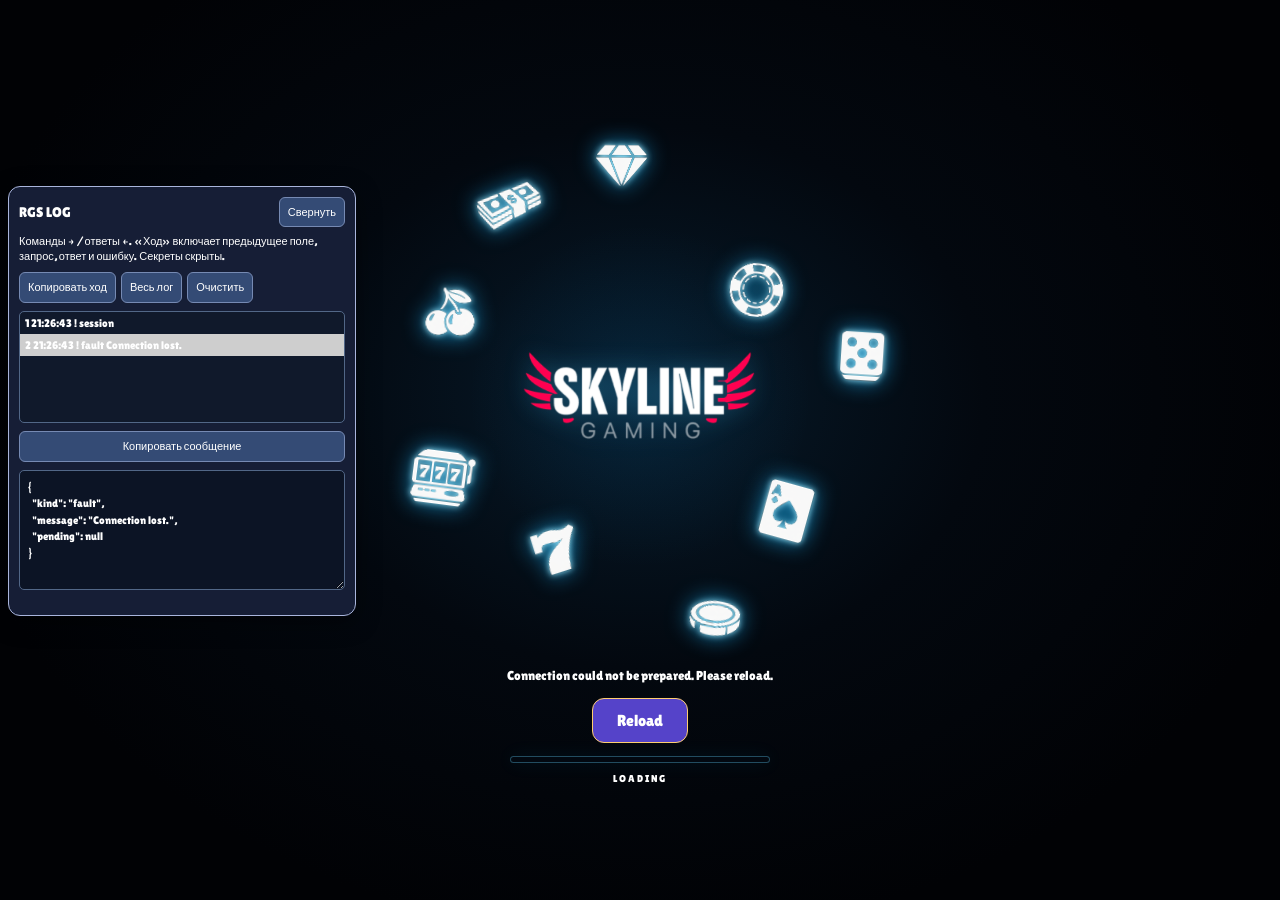
<file: index.html>
<!doctype html><html lang="en"><head><meta charset="utf-8"><meta name="viewport" content="width=device-width,initial-scale=1,viewport-fit=cover"><title>Royal Swipe — Match & Win</title><link rel="stylesheet" href="style.css"></head><body><div id="loading" role="status" aria-label="Loading game">
 <div class="loading-orbit">
 <div class="loading-icons" aria-hidden="true">
 <i><img src="public/optimized-v1/loading-diamond.webp" alt=""></i>
 <i><img src="public/optimized-v1/loading-fishka.webp" alt=""></i>
 <i><img src="public/optimized-v1/loading-cube.webp" alt=""></i>
 <i><img src="public/optimized-v1/loading-karta.webp" alt=""></i>
 <i><img src="public/optimized-v1/loading-coin.webp" alt=""></i>
 <i><img src="public/optimized-v1/loading-7.webp" alt=""></i>
 <i><img src="public/optimized-v1/loading-slot.webp" alt=""></i>
 <i><img src="public/optimized-v1/loading-cherrytigo.webp" alt=""></i>
 <i><img src="public/optimized-v1/loading-money.webp" alt=""></i>
 </div><svg class="loading-brand" role="img" aria-label="Skyline Gaming" xmlns="http://www.w3.org/2000/svg" viewBox="0 0 301 120"><image width="301" height="120" preserveAspectRatio="xMidYMid meet" href="[data-uri]"/></svg>
 </div><span id="loadingText" hidden>Loading artwork…</span></div>

<div id="rotate-screen" role="status" aria-live="polite" hidden><svg viewBox="0 0 100 100" aria-hidden="true"><rect x="24" y="14" width="41" height="70" rx="7" transform="rotate(30 45 49)"/><path d="M74 18a37 37 0 0 1 10 45M84 63l-1-14m1 14 11-8M22 83A37 37 0 0 1 9 43M9 43l-3 14m3-14 11 9"/></svg><strong>ROTATE YOUR DEVICE</strong><p>Turn your screen sideways<br>to play Royal Swipe.</p></div>
<main id="game" class="candy-ui" inert><div class="backdrop"></div><div class="frost"></div><div class="host"><img src="public/optimized-v1/king.webp" alt="" draggable="false"><button type="button" id="king-play" aria-label="Play a move. Hold to keep playing."></button></div>
<header><button id="rules" aria-label="Rules" title="Rules"><img src="public/ui/candy-v1/icon-rules.svg" alt=""></button><button id="settings" aria-label="Settings"><img src="public/ui/candy-v1/icon-settings.svg" alt=""></button><button id="sound" aria-label="Sound"><img src="public/ui/candy-v1/icon-sound.svg" alt=""></button></header>
<div class="brand" role="img" aria-label="Royal Swipe — Match & Win"></div>
<section class="play"><div class="score"><div><small id="win-label">WIN</small><strong id="win">0,00</strong></div><b id="mult"><span id="mult-value">×1</span></b></div><div id="board"></div><div id="message">MATCH 3 OR MORE</div></section>
<aside aria-label="Game controls">
 <div class="balance"><small>BALANCE <span id="connection" data-status="offline" role="status" aria-label="No RGS connection" title="No RGS connection"></span></small><strong id="balance">10 000,00</strong></div>
 <div class="meter-box"><button id="ice-bonus-open" type="button" aria-label="Open bonus modes" aria-haspopup="dialog" title="Bonus modes"></button><h3 id="meter-title">ICE BONUS</h3><div id="bonus-progress"><div id="meter" role="progressbar" aria-label="Magic candies" aria-valuemin="0" aria-valuemax="3" aria-valuenow="0"><span id="meter-fill"></span><i class="meter-target"></i><i class="meter-target"></i><i class="meter-target"></i><span id="meter-count">0 / 3</span></div><span class="meter-ice" aria-hidden="true"></span></div><span id="moves-label">Collect 3 magic candies</span></div>

 <div class="betbox" role="group" aria-labelledby="bet-label">
  <button id="bet-open" class="bet-open" aria-label="Choose bet" aria-haspopup="dialog"></button>
  <span id="bet-label">BET</span>
  <div class="bet-adjust"><button id="minus" aria-label="Decrease bet"><img src="public/ui/candy-v1/icon-minus.svg" alt=""></button><strong id="bet">1,00</strong><button id="plus" aria-label="Increase bet"><img src="public/ui/candy-v1/icon-plus.svg" alt=""></button></div>

 </div>
 <div class="bonus-actions"><div class="controls"><button id="turbo" aria-label="Turbo" aria-pressed="false"><img src="public/ui/candy-v1/icon-turbo.svg" alt=""><span>TURBO</span></button><button id="auto" aria-label="Autoplay" aria-pressed="false"><img src="public/ui/candy-v1/icon-auto.svg" alt=""><span>AUTO</span></button></div>
 <button class="bonus-button" id="bonus" aria-label="Bonus modes"><span>BONUS</span></button></div><small class="space-hint">Press SPACE to play · hold to repeat</small>
</aside>

</main><dialog id="dialog"><button id="close" aria-label="Close">×</button><div id="dialog-content"></div></dialog><div id="toast" role="status"></div>
<div id="rgs-status" role="alertdialog" aria-modal="true" aria-labelledby="rgs-title"><div><h2 id="rgs-title">CONNECTING</h2><p>Loading your board from the test server…</p><button id="rgs-reload" hidden>RELOAD</button></div></div>
<script src="public/vendor/pixi.min.js"></script>
<script src="public/vendor/spine-pixi-v8.min.js"></script><script type="module" src="app.js?v=178b6699c107b561"></script></body></html>
</file>
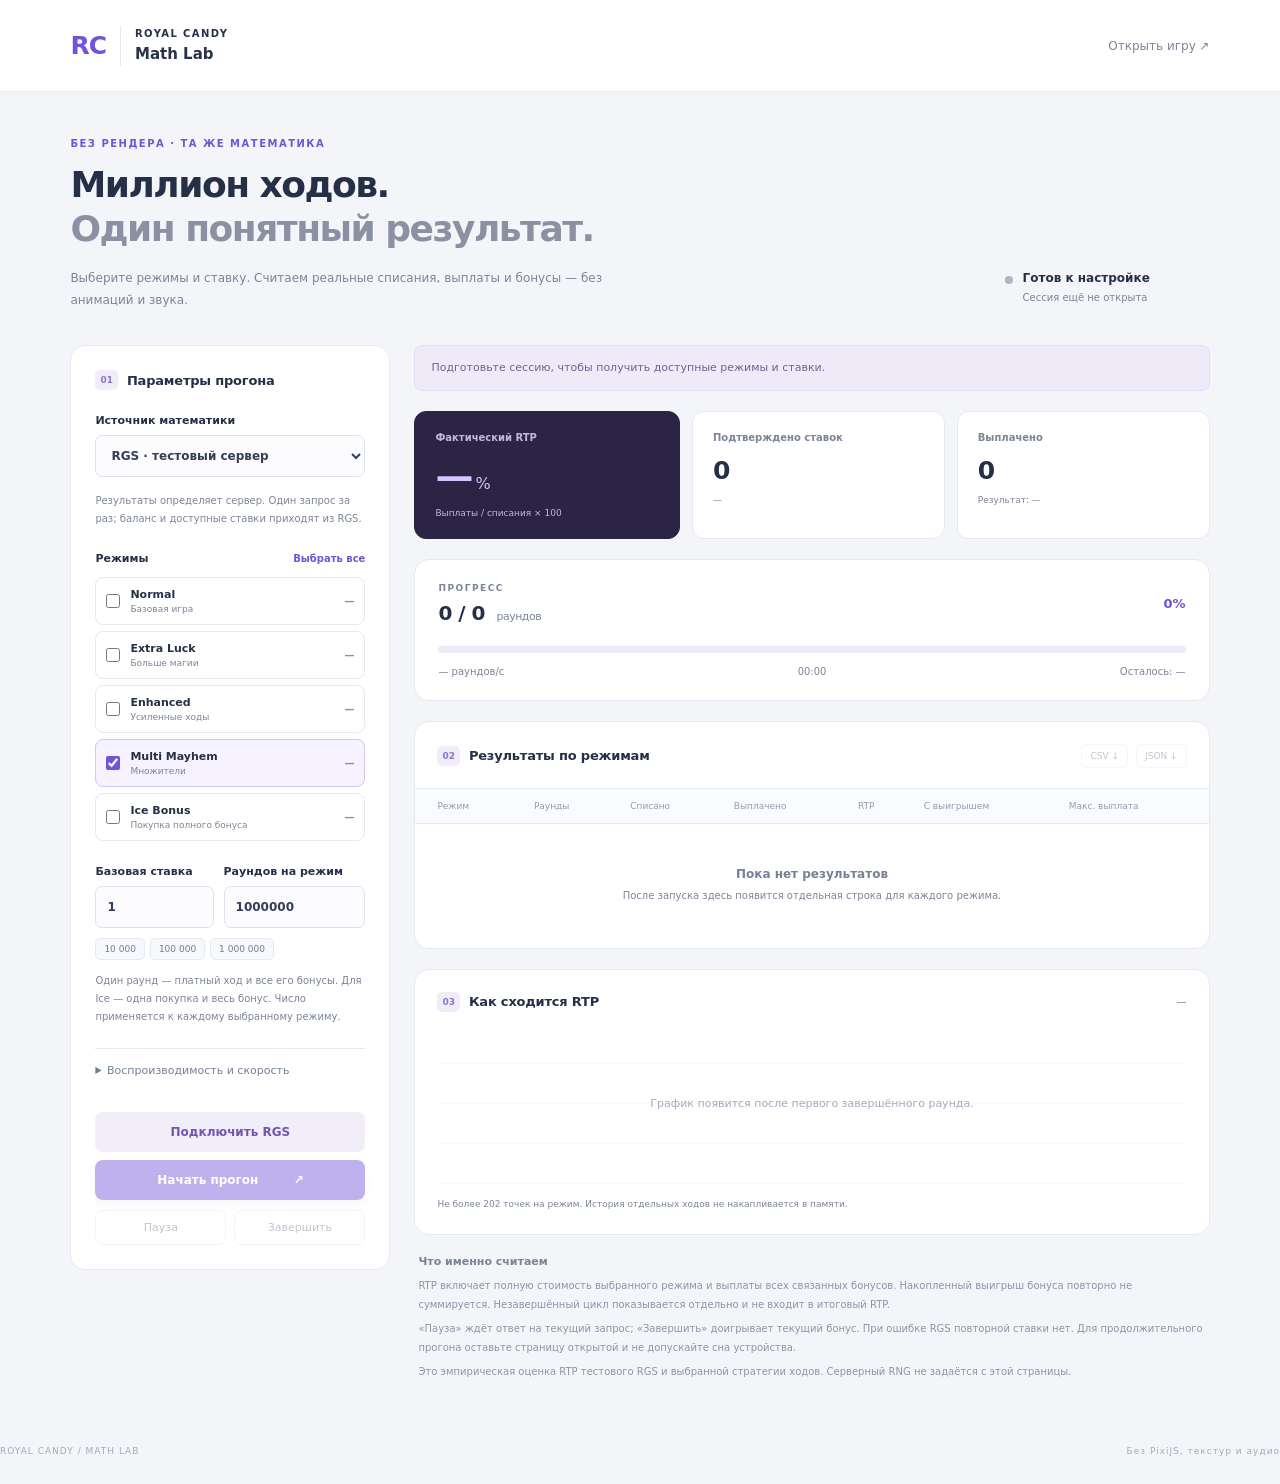
<file: math.html>
<!doctype html>
<html lang="ru">
<head>
 <meta charset="utf-8"><meta name="viewport" content="width=device-width,initial-scale=1">
 <title>Royal Candy · Math Lab</title>
 <meta name="description" content="Прогоны математики Royal Candy без графики: режимы, ставки, RTP и подтверждённые выплаты.">
 <link rel="stylesheet" href="math-runner.css">
</head>
<body>
 <header class="topbar"><a class="brand" href="./">RC<span>ROYAL CANDY <b>Math Lab</b></span></a><a href="./" class="game-link">Открыть игру ↗</a></header>
 <main>
  <div class="intro"><div><p class="eyebrow">БЕЗ РЕНДЕРА · ТА ЖЕ МАТЕМАТИКА</p><h1>Миллион ходов.<br><span>Один понятный результат.</span></h1><p class="lead">Выберите режимы и ставку. Считаем реальные списания, выплаты и бонусы — без анимаций и звука.</p></div><div class="session-state"><span id="status-dot"></span><div><strong id="state-label">Готов к настройке</strong><small id="session-label">Сессия ещё не открыта</small></div></div></div>
  <div class="workspace">
   <aside class="panel setup"><div class="panel-heading"><span class="step">01</span><h2>Параметры прогона</h2></div>
    <form id="run-form">
     <label>Источник математики<select id="source"><option value="server">RGS · тестовый сервер</option><option value="demo">DemoRGS · локальная демо-математика</option></select></label>
     <p id="source-note" class="field-note">Результаты определяет сервер. Один запрос за раз; баланс и доступные ставки приходят из RGS.</p>
     <fieldset><legend>Режимы <button id="select-all" type="button" class="text-button">Выбрать все</button></legend><div class="mode-options">
      <label class="mode"><input type="checkbox" name="mode" value="base"><span>Normal<small>Базовая игра</small></span><b data-price="base">—</b></label>
      <label class="mode"><input type="checkbox" name="mode" value="luck"><span>Extra Luck<small>Больше магии</small></span><b data-price="luck">—</b></label>
      <label class="mode"><input type="checkbox" name="mode" value="enhanced"><span>Enhanced<small>Усиленные ходы</small></span><b data-price="enhanced">—</b></label>
      <label class="mode"><input type="checkbox" name="mode" value="mayhem" checked><span>Multi Mayhem<small>Множители</small></span><b data-price="mayhem">—</b></label>
      <label class="mode"><input type="checkbox" name="mode" value="ice"><span>Ice Bonus<small>Покупка полного бонуса</small></span><b data-price="ice">—</b></label>
     </div></fieldset>
     <div class="input-row"><label>Базовая ставка<input id="bet" type="number" min="0.00000001" max="1000000" step="any" value="1" list="server-bets" required><datalist id="server-bets"></datalist></label><label>Раундов на режим<input id="count" type="number" min="1" max="100000000" step="1" value="1000000" required></label></div>
     <div class="presets"><button type="button" data-count="10000">10 000</button><button type="button" data-count="100000">100 000</button><button type="button" data-count="1000000">1 000 000</button></div>
     <p class="field-note">Один раунд — платный ход и все его бонусы. Для Ice — одна покупка и весь бонус. Число применяется к каждому выбранному режиму.</p>
     <details class="advanced"><summary>Воспроизводимость и скорость</summary><label>Seed выбора ходов<input id="seed" type="number" min="1" max="4294967295" step="1" value="192741"></label><label>Выбор допустимого хода<select id="policy"><option value="random">Случайный, равномерно</option><option value="first">Первый допустимый</option></select></label><label>Пауза между шагами RGS, мс<input id="delay" type="number" min="0" max="60000" value="100" step="1"></label><p class="field-note">Seed задаёт выбор ходов; в демо — также RNG игры. RNG сервера этим не задаётся. Режимы выполняются последовательно.</p></details>
     <button id="connect" class="button secondary" type="button">Подготовить сессию</button>
     <button id="start" class="button primary" type="submit" disabled>Начать прогон <span>↗</span></button>
     <div class="run-controls"><button id="pause" type="button" disabled>Пауза</button><button id="stop" type="button" disabled>Завершить</button></div>
    </form>
   </aside>
   <section class="results" aria-label="Результаты прогона">
    <div id="notice" class="notice" role="status">Подготовьте сессию, чтобы получить доступные режимы и ставки.</div>
    <div class="metric-grid"><article class="metric highlight"><p>Фактический RTP</p><strong id="rtp">—<small>%</small></strong><span>Выплаты / списания × 100</span></article><article class="metric"><p>Подтверждено ставок</p><strong id="total-cost">0</strong><span id="cost-currency">—</span></article><article class="metric"><p>Выплачено</p><strong id="total-win">0</strong><span id="net">Результат: —</span></article></div>
    <section class="panel progress-panel"><div class="progress-head"><div><p class="eyebrow">ПРОГРЕСС</p><h2 id="progress-count">0 / 0 <span>раундов</span></h2></div><strong id="progress-percent">0%</strong></div><progress id="progress" value="0" max="1"></progress><div class="progress-meta"><span id="speed">— раундов/с</span><span id="elapsed">00:00</span><span id="eta">Осталось: —</span></div><p id="pending" class="pending" hidden></p></section>
    <section class="panel table-panel"><div class="panel-heading"><span class="step">02</span><h2>Результаты по режимам</h2><div class="exports"><button id="export-csv" disabled>CSV ↓</button><button id="export-json" disabled>JSON ↓</button></div></div><div class="table-scroll"><table><thead><tr><th>Режим</th><th>Раунды</th><th>Списано</th><th>Выплачено</th><th>RTP</th><th>С выигрышем</th><th>Макс. выплата</th></tr></thead><tbody id="mode-results"><tr class="empty"><td colspan="7"><span>Пока нет результатов</span><small>После запуска здесь появится отдельная строка для каждого режима.</small></td></tr></tbody></table></div></section>
    <section class="panel chart-panel"><div class="panel-heading"><span class="step">03</span><h2>Как сходится RTP</h2><span id="chart-mode">—</span></div><div id="chart-empty" class="chart-empty">График появится после первого завершённого раунда.</div><svg id="rtp-chart" viewBox="0 0 800 180" role="img" aria-label="RTP по завершённым раундам" hidden></svg><p class="field-note">Не более 202 точек на режим. История отдельных ходов не накапливается в памяти.</p></section>
    <div class="method"><h3>Что именно считаем</h3><p>RTP включает полную стоимость выбранного режима и выплаты всех связанных бонусов. Накопленный выигрыш бонуса повторно не суммируется. Незавершённый цикл показывается отдельно и не входит в итоговый RTP.</p><p>«Пауза» ждёт ответ на текущий запрос; «Завершить» доигрывает текущий бонус. При ошибке RGS повторной ставки нет. Для продолжительного прогона оставьте страницу открытой и не допускайте сна устройства.</p><p id="math-disclaimer">Это эмпирическая оценка RTP выбранной тестовой математики и стратегии ходов.</p></div>
   </section>
  </div>
 </main>
 <footer><span>ROYAL CANDY / MATH LAB</span><span>Без PixiJS, текстур и аудио</span></footer>
 <script type="module" src="math-runner.js"></script>
</body>
</html>
</file>
<file: style.css>
@font-face{font-family:Game;src:local("Arial Rounded MT Bold")}*{box-sizing:border-box}html,body{margin:0;width:100%;height:100%;overflow:hidden}body{background:#142035;font-family:Game,"Trebuchet MS",Arial,sans-serif;color:white;display:grid;place-items:center}button{font:inherit;color:inherit;cursor:pointer;border:0;touch-action:manipulation}button:disabled{opacity:.48;cursor:default}button:focus-visible{outline:3px solid #fff59e;outline-offset:3px}#game{width:100vw;height:100dvh;max-width:1800px;position:relative;overflow:hidden;isolation:isolate;background:#9ad8f8}.backdrop,.frost{position:absolute;inset:0;z-index:-2;background:none center/cover no-repeat,linear-gradient(130deg,#ffcbdc,#a1e5ff 60%,#fdd1a8)}.frost{z-index:-1;opacity:0;transition:opacity 1s;background:linear-gradient(120deg,#153e9699,#a4faff33),none center/cover no-repeat}.bonus-active .frost{opacity:1}header{position:absolute;top:2.5%;left:2%;display:flex;gap:8px;align-items:center;z-index:3}header button{background:#395a88aa;border:2px solid #fff9;width:40px;height:40px;border-radius:50%;font-size:24px}.demo{font-size:10px;background:#24304b9e;padding:5px 8px;border-radius:20px;letter-spacing:1px}.brand{position:absolute;top:13%;left:1.5%;width:24%;text-align:center;transform:rotate(-5deg);filter:drop-shadow(0 5px 0 #76375e);line-height:.95;font-weight:1000;pointer-events:none}.brand span{display:block;font-size:clamp(25px,4.3vw,75px);color:#ffe944;-webkit-text-stroke:2px #c56a09;text-shadow:2px 3px white}.brand strong{display:block;font-size:clamp(22px,3.5vw,64px);color:#ff5bba;-webkit-text-stroke:2px #7a116a;text-shadow:2px 3px white}.brand small{display:inline-block;margin-top:10px;padding:6px 12px;border:3px solid #fff3aa;border-radius:10px;background:#263f9b;color:#fff5a4;font-size:clamp(10px,1.4vw,23px);letter-spacing:2px}.play{position:absolute;left:27%;top:1.5%;width:49%;height:92%;display:flex;align-items:center;flex-direction:column}.score{height:11%;min-height:55px;display:flex;gap:7px;justify-content:center;align-items:center;width:85%;padding:5px 12px;background:#d4effc99;border-radius:30px 30px 5px 5px;box-shadow:inset 0 2px 6px white}.score>div{height:100%;min-width:65%;border:3px solid #6261bf;background:linear-gradient(#202a4c,#0b1020);border-radius:18px;display:flex;align-items:center;justify-content:center;gap:10px;flex-direction:column;padding:5px}.score small{font-size:10px;letter-spacing:2px;color:#d5dcff;line-height:1}.score strong{font-size:clamp(22px,3.2vw,52px);line-height:.9;font-weight:1000;text-shadow:0 3px #000}.score>b{font-size:clamp(22px,3vw,45px);background:linear-gradient(#734fff,#3826bb);padding:8px 15px;border:3px solid #9b9aff;border-radius:17px;box-shadow:0 4px #272b7b}#board{aspect-ratio:1;width:min(100%,calc(84dvh - 50px));max-height:86%;border-radius:18px;overflow:hidden;box-shadow:0 10px 25px #15306a55;touch-action:none}#board canvas{display:block;width:100%;height:100%;touch-action:none}#message{position:absolute;bottom:1%;background:#112744d9;padding:8px 20px;border-radius:20px;font-weight:900;font-size:clamp(10px,1.1vw,18px);letter-spacing:1px;pointer-events:none;transition:opacity .3s}aside{position:absolute;right:2%;top:5%;width:20%;height:86%;display:flex;align-items:center;flex-direction:column;gap:2.5%}.balance{width:100%;border:3px solid #6b70b5;border-radius:28px;background:#192139d9;padding:8px 12px;display:flex;gap:10px;align-items:center;justify-content:center}.balance small{font-size:10px;color:#bed0fa}.balance strong{font-size:clamp(15px,1.5vw,25px)}.meter-box{width:100%;text-align:center;background:#daeaf58c;border:1px solid #fff7;border-radius:24px;padding:14px 10px;color:#253d75;box-shadow:inset 0 2px 6px white}.meter-box h3{font-size:clamp(12px,1.5vw,23px);margin:0 0 12px;text-shadow:0 2px white}#meter{display:flex;gap:10px;justify-content:center}#meter i{width:30px;height:30px;border-radius:8px;transform:rotate(45deg);background:#5f78a7;border:3px solid #afbded;box-shadow:inset 0 2px 8px #13243f88}#meter i.on{background:#ff56b5;border-color:#ffe9bc;box-shadow:0 0 16px #ff5fc9}#moves-label{display:block;font-size:11px;margin-top:13px}.bonus-button{background:linear-gradient(#ff83b5,#e91f6c);border:3px solid #fff4dd;border-radius:25px;box-shadow:0 5px #a9296e,0 10px 20px #67285b55;font-size:clamp(16px,2vw,30px);font-weight:1000;padding:10px 16px;width:92%;text-shadow:0 2px #a21756}.bonus-button span{font-size:1.4em;vertical-align:middle;margin-right:8px}.betbox{position:relative;border:3px solid #6a74bc;border-radius:20px;background:#18223ce8;text-align:center;width:90%;padding:22px 10px 10px;margin-top:7px}.betbox>span{position:absolute;left:8px;top:-13px;background:#e52d78;padding:5px 12px;border-radius:6px;font-size:13px;font-weight:bold;transform:rotate(-4deg)}.betbox strong{display:block;font-size:clamp(24px,3vw,42px)}.betbox small{color:#afbedc;font-size:11px}.controls{display:flex;gap:8px;justify-content:center;width:100%}.controls button{background:linear-gradient(#6aa9c1,#286c9c);border:2px solid white;width:44px;height:44px;border-radius:50%;font-size:26px;box-shadow:0 3px #1a4672}.controls button.active{background:#e64298}.play-button{width:95%;background:linear-gradient(#54d3b6,#167d80);border:3px solid #cbfff4;border-radius:22px;padding:13px 10px;font-weight:bold;box-shadow:0 5px #175869;font-size:clamp(12px,1.3vw,21px)}.play-button span{font-size:1.4em}.space-hint{font-size:10px;text-shadow:0 2px 3px #142139}footer{position:absolute;bottom:0;left:0;right:0;display:flex;align-items:center;justify-content:center;gap:20px;background:#16253ddd;padding:9px 15px;font-size:11px;letter-spacing:.5px}footer button{background:transparent;font-size:11px;color:#e5ecff}#mode{color:#ffdba0}#connection{color:#8ee3ce}dialog{border:2px solid #85b9f2;border-radius:25px;background:linear-gradient(145deg,#263459,#121c32);color:#fff;max-width:680px;width:92vw;padding:32px;box-shadow:0 20px 80px #0009}dialog::backdrop{background:#071020b0;backdrop-filter:blur(7px)}#close{position:absolute;right:12px;top:10px;font-size:28px;background:transparent}dialog h2{color:#ffe1a1;margin-top:0}dialog p,dialog li{font-size:14px;line-height:1.6;color:#d0def1}.cards{display:grid;grid-template-columns:1fr 1fr;gap:12px}.card{border:1px solid #889bc255;background:#ffffff09;border-radius:15px;padding:18px;text-align:left}.card b,.card span{display:block}.card b{color:#ffe1ac;margin-bottom:7px}.card span{font-size:12px;color:#bfcee3;line-height:1.5}.card:hover{background:#ffffff18}.modal-action{margin-top:20px;padding:12px 25px;background:#df357b;border-radius:12px;font-weight:bold}.choices{display:flex;flex-wrap:wrap;gap:10px}.choices button{padding:12px 17px;background:#405783;border-radius:10px}#toast{position:fixed;left:50%;bottom:9%;transform:translateX(-50%);background:#17243bed;padding:12px 22px;border-radius:15px;opacity:0;pointer-events:none;transition:opacity .2s;z-index:10;font-size:14px;text-align:center}#toast.show{opacity:1}table{width:100%;border-collapse:collapse;font-size:12px}td,th{padding:8px;text-align:right;border-bottom:1px solid #ffffff18}label{display:block;margin:18px 0}input{accent-color:#f45a9e}.bonus-active .score{background:#b7f7ff99}.bonus-active .meter-box{background:#b4edffb8}#board canvas{width:100%!important;height:100%!important}.host{position:absolute;left:2.025%;bottom:4%;width:22.95%;height:54.4%;z-index:3;pointer-events:none;transform-origin:50% 100%}.host img{width:100%;height:100%;object-fit:contain;object-position:center bottom;filter:drop-shadow(0 5px 3px #34264b40)}.brand{top:12%;left:1%;width:25%;height:24%;transform:none;filter:none;z-index:2}.brand img{width:100%;height:100%;object-fit:contain;filter:drop-shadow(0 5px 3px #87356f44)}.play,aside{z-index:1}.score strong,.balance strong,.betbox strong{font-family:Arial,sans-serif;font-weight:900}@media(prefers-reduced-motion:no-preference){.host{animation:host-breathe 4s ease-in-out infinite}@keyframes host-breathe{0%,100%{transform:scale(1,1)}50%{transform:scale(1.007,1.009)}}}.host img{filter:none}.score,.bonus-active .score{background:none!important;box-shadow:none!important;padding:0;gap:10px;align-items:stretch}.score>div{justify-content:center;gap:0;padding:0 12px;min-width:0;flex:1;box-sizing:border-box}#win-label{display:none!important}.score strong{line-height:1.15}.score>b{height:100%;display:flex;align-items:center;justify-content:center;box-sizing:border-box;min-width:22%;padding:0 14px}@font-face{font-family:Alexandria;src:url(public/fonts/Alexandria-variable.ttf) format("truetype");font-weight:100 900;font-display:swap}body{font-family:Alexandria,Arial,sans-serif;font-weight:500}button{font-weight:700}.score strong,.balance strong,.betbox strong{font-family:Alexandria,Arial,sans-serif;font-weight:800;font-variant-numeric:tabular-nums}.score small,.balance small,.betbox>span{font-weight:700;letter-spacing:1.2px}.bonus-button,.play-button{font-weight:800}.meter-box h3{font-weight:800;letter-spacing:.2px}.betbox>span{transform:none}.card b{font-size:16px}.card span{margin-top:5px}dialog h2{font-size:23px;font-weight:800;padding-right:22px}dialog p{line-height:1.75}th{color:#ffe1a1;font-weight:700}.score{position:relative;display:block;flex-shrink:0}.score>div{position:absolute;left:50%;top:0;width:calc(78% - 10px);height:100%;transform:translateX(-50%) scale(.7);transform-origin:center center}.score>b{position:absolute;right:0;top:0;width:22%;min-width:0;height:100%;transform:scale(.7);transform-origin:right center}.host::before{content:"";position:absolute;left:17%;bottom:7%;width:73%;height:4.5%;border-radius:50%;background:rgba(38,24,46,.72);filter:blur(8px);pointer-events:none;z-index:0}.host img{position:relative;z-index:1;transform:scale(1.1);transform-origin:left bottom}.backdrop{background-image:url(public/kingdom/day-v2/architecture.webp),linear-gradient(#65bfea,#c3eafb);background-position:center;background-size:cover}.frost,.bonus-active .frost{display:none}.kingdom-scene{position:absolute;inset:0;width:100%;height:100%;z-index:-1;pointer-events:none}#rgs-status{position:fixed;inset:0;z-index:100;background:rgba(13,20,43,.82);display:grid;place-items:center;text-align:center;padding:24px}#rgs-status[hidden]{display:none}#rgs-status>div{max-width:500px;background:#1d2949;border:2px solid #8e9fe6;border-radius:24px;padding:28px}#rgs-status p{line-height:1.6}#rgs-reload{padding:14px 28px;background:#6641d9;border-radius:14px;color:white;font:inherit}#loading{background:radial-gradient(ellipse at 50% 44%,#071b2b 0,#03080f 38%,#010205 76%);overflow:hidden}.loading-orbit{position:absolute;left:50%;top:44%;width:calc(var(--loader-unit) * 96);height:calc(var(--loader-unit) * 96);transform:translate(-50%,-50%);display:grid;place-items:center;isolation:isolate}.loading-orbit:before{content:"";position:absolute;inset:20%;border-radius:50%;background:radial-gradient(circle,#0874b522,transparent 70%);pointer-events:none}.loading-orbit .loading-brand{position:relative;z-index:2;width:calc(var(--loader-unit) * 39);max-width:none;margin:0;filter:drop-shadow(0 0 calc(var(--loader-unit) * 2) #42c8ff55)}.loading-icons{position:absolute;inset:0;pointer-events:none;mask-image:radial-gradient(ellipse calc(var(--loader-unit) * 21) calc(var(--loader-unit) * 9) at center,transparent 80%,#000 100%);-webkit-mask-image:radial-gradient(ellipse calc(var(--loader-unit) * 21) calc(var(--loader-unit) * 9) at center,transparent 80%,#000 100%)}.loading-icons i{position:absolute;left:50%;top:50%;width:calc(var(--loader-unit) * 11);height:calc(var(--loader-unit) * 11);margin:calc(var(--loader-unit) * -5.5);animation:loading-emerge 1.25s cubic-bezier(.3,0,.18,1) var(--delay) both;will-change:transform;--x:calc(var(--loader-unit) * 0);--y:calc(var(--loader-unit) * -31);--turn:-8deg;--delay:.5s;--float:4s;--phase:0s}.loading-icons img{display:block;width:100%;height:100%;object-fit:contain;filter:drop-shadow(0 0 calc(var(--loader-unit) * .5) #9deaff) drop-shadow(0 0 calc(var(--loader-unit) * 1.8) #19b9ffb3);animation:loading-spin var(--spin-time,32s) linear infinite;animation-direction:var(--spin-direction,normal);will-change:transform}@keyframes loading-emerge{from{transform:translate(0,0) scale(.3) rotate(0deg);opacity:1}to{transform:translate(var(--x),var(--y)) scale(1) rotate(var(--turn));opacity:1}}@keyframes loading-float{0%,100%{transform:translate(calc(var(--sway,calc(var(--loader-unit) * 1))*-1),calc(var(--bob,calc(var(--loader-unit) * 2.3))*-1)) rotate(-6deg)}50%{transform:translate(var(--sway,calc(var(--loader-unit) * 1)),var(--bob,calc(var(--loader-unit) * 2.3))) rotate(6deg)}}#loadingText:not([hidden]){position:absolute;top:74%;left:8%;right:8%;text-align:center;font-size:13px;line-height:1.5}.loading-hover{display:block;width:100%;height:100%;animation:loading-float var(--float) ease-in-out var(--phase) infinite;will-change:transform}@keyframes loading-spin{to{transform:rotate(360deg)}}#loading{position:fixed;inset:0;z-index:10000;display:grid;place-items:center;color:#fff;--loader-unit:min(1vw,1svh,6px);font-family:Arial,sans-serif}body:has(#loading){overflow:hidden}#loadingText[hidden]{display:none}#loadingText:not([hidden]){color:#fff}@media(prefers-reduced-motion:reduce){#loading *{animation:none!important}.loading-icons i{transform:translate(var(--x),var(--y))}}.loading-orbit .loading-brand{height:auto;display:block}.loading-reload{margin-top:16px;padding:10px 24px;border:1px solid #ffce70;border-radius:8px;background:#bd4b30;color:#fff4dc;font:700 16px Arial;cursor:pointer}.loading-progress,.loading-progress *{box-sizing:border-box}.loading-progress{position:absolute;top:84%;left:50%;transform:translateX(-50%);width:min(260px,64vw);pointer-events:none}.loading-progress-track{height:7px;padding:1px;border:1px solid #64d6ff55;border-radius:20px;background:#020810;box-shadow:0 0 18px #22baff18;overflow:hidden}.loading-progress-fill{display:block;width:var(--progress,0%);height:100%;border-radius:inherit;background:linear-gradient(90deg,#127eb3,#44ccfa 70%,#c7f7ff);box-shadow:0 0 9px #5adfff;transition:width .22s ease-out}.loading-progress-caption{display:flex;justify-content:center;margin-top:10px;color:#a5d7e8;font:600 10px/12px Arial,sans-serif;letter-spacing:2px}.loading-restoring .loading-progress-fill{width:28%;animation:loading-progress-wait 1.4s ease-in-out infinite alternate}@keyframes loading-progress-wait{to{transform:translateX(250%)}}@media(prefers-reduced-motion:reduce){.loading-progress-fill{transition:none}.loading-restoring .loading-progress-fill{width:100%;opacity:.45}}#loading{position:fixed;inset:0;z-index:200;--loader-unit:min(1vw,1svh,6px);display:grid;place-items:center}#loadingText{position:absolute;bottom:10%;text-align:center;color:white;max-width:90%;font-size:14px}.loading-reload{padding:12px 24px;background:#5543c9;border-radius:12px;margin-top:12px}html,body{width:100%;height:100%;min-height:0;margin:0;overflow:hidden;overscroll-behavior:none;background:#16243b}body{display:block;position:fixed;inset:0}#game,#loading,#rgs-status,.winner-overlay,.bonus-intro{touch-action:pinch-zoom;overscroll-behavior:none;-webkit-touch-callout:none}dialog,#rgs-status>div{touch-action:pan-y pinch-zoom;overscroll-behavior:none;-webkit-overflow-scrolling:touch}#game{position:absolute;width:1920px;height:1080px;max-width:none;margin:0;transform:scale(var(--stage-scale,0));transform-origin:top left;--board-size:885.4px}.backdrop{background-size:100% 100%;background-position:center}.play{left:27%;top:12px;width:49%;height:auto;gap:12px}.score{width:100%;height:108px;min-height:108px;flex:none}.score>div{width:62%;height:100%;transform:translateX(-50%);border-radius:15px}.score>b{width:18%;height:100%;transform:none;border-radius:14px;font-size:36px}.score strong{font-size:44px;max-width:100%;overflow:hidden;text-overflow:ellipsis}#board{width:var(--board-size);height:var(--board-size);max-height:none;flex:none;margin-top:11.3px;border-radius:calc(var(--board-size)*23/711);box-shadow:none}#message{position:static;margin:0;min-height:24px;padding:4px 14px;font-size:16px;max-width:100%;text-align:center}.brand{left:calc(4.75% + 16px);top:calc(15.6% - 20px);width:17.5%;height:auto;aspect-ratio:3/2}.host{z-index:3}.royal-logo{position:relative;width:100%;height:100%;aspect-ratio:3/2;pointer-events:none;isolation:isolate}.brand .royal-logo-base{position:absolute;inset:0;width:100%;height:100%;filter:none;object-fit:fill}.royal-logo-letter{position:absolute;transform-origin:50% 80%}.royal-logo-letter canvas{position:absolute;inset:0;width:100%;height:100%;display:block}.royal-logo-letter[data-row=ROYAL] .royal-logo-glyph{filter:sepia(.35) saturate(3.4) hue-rotate(-8deg)}.royal-logo-shine{pointer-events:none}header{gap:12px;right:2%}header button{width:58px;height:58px;font-size:34px}header #rules{margin-left:auto;order:1}header #settings{order:2}header #sound{display:none}.demo{font-size:14px}aside{top:22px;right:2%;width:20%;height:calc(100% - 76px);gap:17px}.balance{flex-direction:column;gap:6px;padding:14px;width:100%;border-radius:22px;min-width:0}.balance small{font-size:18px}.balance strong{max-width:100%;font-size:32px;overflow-wrap:anywhere}.meter-box{padding:15px 7px}.meter-box h3{font-size:26px;margin:0 0 10px}#moves-label{margin-top:10px;font-size:17px}#meter i{width:27px;height:27px}.bonus-button,.betbox,.play-button{width:100%}.bonus-button{font-size:32px;padding:14px}.betbox{padding:23px 10px 10px}.betbox strong{font-size:48px;overflow-wrap:anywhere}.betbox small{font-size:18px}.betbox>span{font-size:22px}.controls{gap:12px;flex:none}.controls button{width:78px;height:78px;flex:none;padding:0;line-height:1;display:grid;place-items:center;font-size:40px}.play-button{min-height:80px;font-size:29px;touch-action:none;user-select:none}.space-hint{font-size:15px}footer{min-height:34px;padding:6px;gap:20px;font-size:15px}footer button{min-height:28px;font-size:15px}dialog{position:fixed;max-height:calc(100dvh - 24px);overflow:auto;overscroll-behavior:contain;padding:28px 22px;width:calc(100vw - 24px);max-width:680px}#close{width:40px;height:40px;top:4px;right:4px}#game img{user-select:none;-webkit-user-drag:none}#game button{user-select:none}#rgs-status>div{max-height:calc(100dvh - 32px);overflow:auto}@supports (padding:env(safe-area-inset-bottom)){body{padding:env(safe-area-inset-top) env(safe-area-inset-right) env(safe-area-inset-bottom) env(safe-area-inset-left)}}#rotate-screen{position:fixed;inset:0;z-index:5000;background:radial-gradient(ellipse at 50% 35%,#3d416c,#17243d 75%);display:grid;place-content:center;text-align:center;padding:28px;gap:20px}#rotate-screen[hidden]{display:none}#rotate-screen svg{width:100px;height:100px;margin:auto;fill:none;stroke:#fff;stroke-width:3;stroke-linecap:round;stroke-linejoin:round}#rotate-screen strong{font-size:28px;line-height:1.15}#rotate-screen p{font-size:17px;line-height:1.5;margin:0;max-width:300px}body[data-orientation=portrait] #vfx-qa{display:none!important}@media(max-height:600px){#vfx-qa{display:none!important}}#mult-value{display:inline-block;transform-origin:center;will-change:transform}.multiplier-flight{position:fixed;left:0;top:0;z-index:30;pointer-events:none;font-family:Alexandria,Arial,sans-serif;font-weight:800;line-height:1;color:#fff7a5;-webkit-text-stroke:1px #534579;paint-order:stroke fill;text-shadow:0 2px 2px #293352,0 0 8px #ffd868,0 0 16px #ffcc6680;will-change:transform,opacity}.magic-flight{position:fixed;inset:0;z-index:31;pointer-events:none;overflow:visible}.magic-flight img{position:absolute;left:0;top:0;object-fit:contain;filter:drop-shadow(0 0 3px #f1fcff) drop-shadow(0 0 9px #62cfff);will-change:transform,opacity}.magic-flight-spark{position:absolute;left:0;top:0;width:13px;height:13px;border-radius:50%;background:radial-gradient(circle,#fff9cf 0%,#ffd96a99 30%,#ffc34700 70%);will-change:transform,opacity}@font-face{font-family:LilitaOne;src:url(public/fonts/LilitaOne-Regular.ttf) format("truetype");font-weight:400;font-style:normal;font-display:swap}#mult-value,.multiplier-flight{font-family:LilitaOne,Alexandria,sans-serif;font-weight:400;letter-spacing:.15px;color:#ffe69b;-webkit-text-stroke:1.7px #63346f;paint-order:stroke fill;text-shadow:0 2px 0 #44204d,0 3px 2px #44204d55}body,body *{font-family:LilitaOne,Alexandria,Arial,sans-serif!important;font-weight:400!important;font-synthesis:none;color:#fff!important;-webkit-text-stroke:0!important;text-shadow:none!important}body #mult-value,body .multiplier-flight{color:#ffe69b!important;-webkit-text-stroke:.13em #63346f!important;paint-order:stroke fill;text-shadow:0 .07em 0 #44204d!important;letter-spacing:.15px}body .meter-box,body .meter-box *{color:#293e70!important}body #connection{color:#b9f4df!important}body #mult{display:flex;align-items:center;justify-content:center;padding-inline:4px}body #mult-value{white-space:nowrap;line-height:1.1}.candy-ui{--hud-board-gap:11.3px;--board-top:143.3px}.candy-ui aside{gap:18px;right:auto;left:calc(51.5% + var(--board-size)/2 + var(--hud-board-gap));top:calc(var(--board-top) + var(--board-size)/2);height:auto;transform:translateY(-50%)}.candy-ui .balance,.candy-ui .betbox,.candy-ui .score>div,.candy-ui .score>b{border:0;border-image:none;background:rgba(26,28,49,.79);box-shadow:inset 0 1px 0 #ffffff17,0 3px 0 #19233b22;border-radius:22px}.candy-ui .balance{min-height:102px;padding:14px 18px;gap:4px}.candy-ui .balance small{font-size:18px;letter-spacing:1px;opacity:.8}.candy-ui .balance strong{font-size:36px;line-height:1.15}.candy-ui .score>div{top:10px;width:43%;height:108px;padding:0 12px;display:flex;align-items:center;justify-content:center}.candy-ui .score>b{top:10px;left:calc(71.5% + 14px);right:auto;width:108px;height:108px;padding:0;border-radius:20px}.candy-ui .score strong{font-size:46px}.candy-ui .meter-box,.candy-ui.bonus-active .meter-box{width:100%;min-height:154px;padding:16px 20px 14px;border:0;border-image:none;border-radius:24px;background:linear-gradient(#d0f4ffed,#8dcff2eb);box-shadow:inset 0 2px 0 #ffffff80,0 3px 0 #3e89b133}body .candy-ui .meter-box *{color:#295580!important}.candy-ui .meter-box h3{font-size:25px;line-height:1.1;margin:0 0 10px}.candy-ui #bonus-progress{display:flex;align-items:center;gap:10px;height:54px}.candy-ui #bonus-progress[hidden]{display:none}.candy-ui #meter{display:block;position:relative;flex:1;height:30px;min-width:0;border-radius:18px;background:#366f9a77;box-shadow:inset 0 3px 4px #214f7333;border:2px solid #e8fbffb3;overflow:visible}.candy-ui #meter-fill{position:absolute;inset:0 auto 0 0;width:0;max-width:100%;border-radius:16px;background:linear-gradient(#ff91cf 0%,#ff4fae 25%,#ff238d 56%,#ec0875 80%,#b50967 100%);box-shadow:inset 0 1px 1px #fff2fa99,inset 0 -2px 2px #910c6c55;overflow:hidden;transition:width .3s ease}.candy-ui #meter-fill::before{content:"";position:absolute;left:5%;right:5%;top:7%;height:42%;border-radius:50%;background:linear-gradient(#fff9 0%,#ffe9f855 48%,#fff0 100%);filter:blur(1px);pointer-events:none}.candy-ui #meter-count{position:absolute;inset:0;display:grid;place-items:center;font-size:18px;line-height:1;color:#fff!important}.candy-ui #meter i.meter-target{position:absolute;top:50%;width:1px;height:1px;margin:0;padding:0;border:0;border-radius:0;background:none;box-shadow:none;transform:none;pointer-events:none}.candy-ui .meter-target:nth-of-type(1){left:33.333%}.candy-ui .meter-target:nth-of-type(2){left:66.666%}.candy-ui .meter-target:nth-of-type(3){left:100%}.candy-ui .meter-ice{display:block;width:60px;height:60px;flex:none;background:url(public/optimized-nov9/ice-atlas.webp) left top/300% 100% no-repeat;clip-path:polygon(11% 20%,15% 15%,29% 10%,76% 10%,90% 11%,94% 16%,95% 26%,93% 79%,87% 90%,82% 92%,20% 89%,12% 85%,9% 76%,8% 34%)}.candy-ui #moves-label{display:block;font-size:17px;margin-top:7px;line-height:1.2}.candy-ui .betbox{width:100%;margin:0;padding:18px;min-height:116px;display:flex;align-items:center}.candy-ui .betbox>span{position:absolute;left:0;right:0;top:7px;display:block;padding:0;background:none;font-size:18px;line-height:1.2;letter-spacing:1.5px;transform:none;opacity:.85;pointer-events:none}.candy-ui .bet-open{position:absolute;inset:0;width:100%;height:100%;border-radius:inherit;background:none;padding:0;border:0;box-shadow:none}.candy-ui .bet-adjust{position:relative;display:grid;grid-template-columns:64px minmax(0,1fr) 64px;width:100%;gap:8px;align-items:center;margin:0;pointer-events:none}.candy-ui .bet-adjust button{pointer-events:auto}.candy-ui .betbox:has(.bet-open:not(:disabled):hover){background:rgba(40,43,66,.84)}.candy-ui .bet-adjust strong{font-size:46px;line-height:1;min-width:0;white-space:nowrap;overflow-wrap:normal}.candy-ui .betbox small{display:block;font-size:17px;line-height:1.15;min-height:20px;opacity:.8}.candy-ui .bet-adjust button,.candy-ui .controls button,.candy-ui header button{border:2px solid #ded5ff99;border-image:none;background:linear-gradient(#bba5ef,#8c6cc9 55%,#7351b4);box-shadow:inset 0 3px 2px #ffffff55,inset 0 -5px 2px #45278255,0 4px 0 #483071;display:flex;align-items:center;justify-content:center;transition:filter .13s ease,translate .13s ease;flex:none}.candy-ui button img{display:block;pointer-events:none;flex:none;width:34px;height:34px;object-fit:contain}.candy-ui .bet-adjust button{width:64px;height:64px;border-radius:20px;padding:0 0 3px}.candy-ui .bonus-actions{width:100%;display:flex;align-items:center;justify-content:center;gap:24px;margin-top:4px}.candy-ui .controls{display:flex;flex-direction:column;gap:14px;width:96px;flex:none}.candy-ui .controls button{width:96px;height:96px;border-radius:50%;flex-direction:column;gap:3px;padding:7px 0 10px;font-size:16px;line-height:1;appearance:none;-webkit-appearance:none;background-clip:padding-box;box-shadow:inset 0 2px 1px #ffffff55,0 3px 0 #65468d}.candy-ui .controls button img{width:36px;height:36px}.candy-ui .controls button.active{background:linear-gradient(#9df5e5,#48cbb7 55%,#299c93);border-color:#d0fff1;box-shadow:inset 0 2px 1px #ffffff88,0 3px 0 #34877f}.candy-ui .bonus-button{position:relative;width:192px;height:192px;min-height:0;flex:none;border:0;border-image:none;border-radius:50%;padding:0;background:url(public/optimized-v1/bonus-button.webp) center/122% no-repeat;box-shadow:none;display:grid;place-items:center;transition:filter .13s ease,translate .13s ease}.candy-ui .bonus-button span{font-size:36px;text-shadow:0 2px 3px #820a55!important;transform:translateY(3px);pointer-events:none}.candy-ui .space-hint{font-size:16px;margin-top:4px;opacity:.9}.candy-ui header button{border-radius:50%;padding:0 0 3px;background:linear-gradient(#7cb9d9,#4689b7);border-color:#d9f3ffb3;box-shadow:inset 0 2px 1px #ffffff44,0 3px 0 #2c607f88}.candy-ui header button img{width:31px;height:31px}.candy-ui .demo{background:#25345099;padding:7px 10px;border-radius:11px}.candy-ui #message{background:#253450b3;border-radius:12px;padding:5px 16px;letter-spacing:.4px}.candy-ui footer{background:#272b42d9}@media(hover:hover){.candy-ui button:not(:disabled):hover{filter:brightness(1.1)}}.candy-ui .bonus-button:not(:disabled):active,.candy-ui .controls button:not(:disabled):active,.candy-ui .bet-adjust button:not(:disabled):active,.candy-ui header button:not(:disabled):active{translate:0 2px;filter:brightness(.97)}@media(prefers-reduced-motion:reduce){.candy-ui button,.candy-ui #meter-fill{transition:none}}#dialog{background:linear-gradient(160deg,#354969f7,#222e4bf7);border:2px solid #b5d9ee;border-radius:28px;padding:34px 30px 30px;box-shadow:inset 0 2px 0 #ffffff25,0 16px 50px #16213d77}#dialog::backdrop{background:#111d365c;backdrop-filter:blur(5px)}#dialog h2{text-align:center;font-size:30px;letter-spacing:.5px;margin:3px 30px 20px;line-height:1.15}#dialog .modal-subtitle{text-align:center;margin:-8px 0 24px;color:#c4e4f5!important;font-size:16px}#dialog p,#dialog li{color:#dbeaf6!important}#dialog #close{top:10px;right:10px;width:34px;height:34px;border-radius:50%;background:#7197bb66;box-shadow:inset 0 1px 0 #ffffff33;font-size:25px;line-height:1;padding:0}#dialog .modal-action,#rgs-reload{background:linear-gradient(#e888c2,#cb509c);border:1px solid #f7b6dd;border-radius:16px;box-shadow:inset 0 2px 0 #ffffff33,0 4px #883767;min-height:45px;padding:12px 24px;font-size:20px}#dialog .choices{gap:12px;padding-bottom:4px}#dialog .choices button{background:linear-gradient(#a88cdb,#7858ad);border:1px solid #c8b4eb;border-radius:15px;box-shadow:inset 0 2px 0 #ffffff33,0 3px #473169;min-width:54px;padding:13px 15px;font-size:20px}#dialog .bet-choices{display:grid;grid-template-columns:repeat(4,minmax(0,1fr))}#dialog .bet-choices button[aria-pressed=true]{background:linear-gradient(#61cbbb,#2c978e);border-color:#b4f7dc;box-shadow:inset 0 2px 0 #ffffff44,0 3px #1b625e}#dialog .card{background:linear-gradient(#6683a633,#6883a61a);border:1px solid #b8d5ea44;border-radius:18px;padding:18px}#dialog .card b{font-size:20px;margin-bottom:8px}#dialog .card span{color:#cee1ee!important}#dialog .card:hover{background:#90b2d133;border-color:#d6ecf588}#dialog label{background:#83a5c11a;padding:14px;border-radius:14px;border:1px solid #9eb9d029;font-size:18px}#dialog input{accent-color:#a88cdb;width:18px;height:18px;vertical-align:middle;margin-right:8px}#dialog th{color:#a9d4eb!important}@media(hover:hover){#dialog button:not(:disabled):hover{filter:brightness(1.12)}}@media(max-height:500px){#dialog{padding:22px 22px 18px}#dialog h2{font-size:24px;margin-bottom:14px}#dialog .choices button{font-size:18px;padding:10px}#dialog .bet-choices{grid-template-columns:repeat(5,minmax(0,1fr))}}#game[data-layout=portrait]{width:720px;height:1120px;--board-size:680px;--board-top:268px;--top-cluster-shift:65px}#game[data-layout=portrait] .kingdom-scene{inset:auto;left:50%;top:0;width:1991.12px;height:1120px;transform:translateX(-50%)}#game[data-layout=portrait] .backdrop{background-size:auto 1120px}#game[data-layout=portrait] .brand{left:22px;top:8px;width:140px;height:93.33px;z-index:5}#game[data-layout=portrait] .host{left:calc(4px + var(--top-cluster-shift));top:64px;bottom:auto;width:270px;height:calc(var(--board-top) - 64px + 24px);overflow:hidden;z-index:2;animation:none}#game[data-layout=portrait] .host::before{display:none}#game[data-layout=portrait] .host img{width:270px;height:auto;max-width:none;object-fit:contain;transform:none;object-position:center top}#game[data-layout=portrait] header{left:auto;right:16px;top:14px;gap:10px;flex-direction:row;z-index:6}#game[data-layout=portrait] header button{width:64px;height:64px}#game[data-layout=portrait] header button img{width:33px;height:33px}#game[data-layout=portrait] header .demo{display:none}#game[data-layout=portrait] .play,#game[data-layout=portrait] aside,#game[data-layout=portrait] .score,#game[data-layout=portrait] .bonus-actions{display:contents}#game[data-layout=portrait] #board{position:absolute;left:20px;top:268px;margin:0;z-index:4}#game[data-layout=portrait] .score>div{left:calc(276px + var(--top-cluster-shift));top:94px;width:210px;height:88px;transform:none;border-radius:20px;z-index:3}#game[data-layout=portrait] .score strong{font-size:42px}#game[data-layout=portrait] .score>b{left:calc(496px + var(--top-cluster-shift));top:94px;width:88px;height:88px;border-radius:18px;font-size:36px;z-index:3}#game[data-layout=portrait] .meter-box{position:absolute;left:calc(276px + var(--top-cluster-shift));top:191px;width:310px;min-height:0;height:74px;padding:4px 12px;border-radius:16px;z-index:3;display:grid;grid-template-rows:18px 30px 14px;align-content:center}#game[data-layout=portrait] .meter-box h3{font-size:18px;line-height:18px;margin:0}#game[data-layout=portrait] #bonus-progress{height:30px;gap:7px}#game[data-layout=portrait] #meter{height:22px}#game[data-layout=portrait] #meter-count{font-size:17px}#game[data-layout=portrait] .meter-ice{width:34px;height:34px}#game[data-layout=portrait] #moves-label{font-size:13px;margin:0;line-height:14px}#game[data-layout=portrait].bonus-active .meter-box,#game[data-layout=portrait] .meter-box:has(#bonus-progress[hidden]){display:flex;flex-direction:column;justify-content:center;gap:7px}#game[data-layout=portrait] #message{position:absolute;left:50%;top:879px;bottom:auto;transform:translateX(-50%);font-size:18px;min-height:0;padding:5px 12px;z-index:5;white-space:nowrap}#game[data-layout=portrait] .betbox{position:absolute;left:185px;top:959px;width:350px;min-height:0;height:94px;padding:12px;border-radius:18px}#game[data-layout=portrait] .betbox>span{top:4px;font-size:16px}#game[data-layout=portrait] .bet-adjust{grid-template-columns:66px minmax(0,1fr) 66px;gap:6px}#game[data-layout=portrait] .bet-adjust button{width:66px;height:62px;border-radius:16px}#game[data-layout=portrait] .bet-adjust button img{width:28px;height:28px}#game[data-layout=portrait] .bet-adjust strong{font-size:39px;padding-top:12px}#game[data-layout=portrait] .controls{position:absolute;left:540px;top:960px;width:168px;flex-direction:row;gap:8px}#game[data-layout=portrait] .controls button{width:80px;height:80px;border-radius:50%;padding:5px 0;font-size:13px}#game[data-layout=portrait] .controls button img{width:30px;height:30px}#game[data-layout=portrait] .space-hint{display:none}#game[data-layout=portrait] .balance{position:absolute;left:185px;top:1065px;width:350px;min-height:0;height:44px;flex-direction:row;gap:12px;padding:4px 12px;border-radius:14px}#game[data-layout=portrait] .balance small{font-size:17px}#game[data-layout=portrait] .balance strong{font-size:27px;white-space:nowrap;overflow-wrap:normal}#game[data-layout=portrait] footer{left:548px;right:12px;bottom:10px;min-height:44px;background:none;padding:0;gap:6px;justify-content:space-around}#game[data-layout=portrait] footer button{font-size:17px;min-height:44px}.candy-ui .balance small{display:inline-flex;align-items:center;gap:7px}.candy-ui #connection{display:inline-block;width:9px;height:9px;flex:none;border-radius:50%;background:#9299a6}.candy-ui #connection[data-status=test]{background:#ffd34e}.candy-ui #connection[data-status=production]{background:#55dd8b}#vfx-qa{display:none!important}.collection-trail{position:fixed;inset:0;width:100%;height:100%;z-index:29;overflow:visible;pointer-events:none}body #win{-webkit-text-stroke:.085em #63346f!important;paint-order:stroke fill;text-shadow:0 .07em 0 #44204d!important;overflow:visible}.winner-overlay{position:fixed;inset:0;z-index:10000;overflow:hidden;touch-action:none;outline:none;cursor:pointer}.winner-overlay[hidden]{display:none}body #win{display:inline-block;width:max-content;flex:0 0 auto;transform-box:border-box;transform-origin:50% 50%}.bonus-intro{position:fixed;inset:0;z-index:10000;overflow:hidden;display:grid;place-items:center;touch-action:none;outline:none;cursor:pointer;font-family:LilitaOne,sans-serif;color:#fff}.bonus-intro[hidden]{display:none}.bonus-intro-dim{position:absolute;inset:0;background:rgba(12,15,40,.7)}.bonus-intro-card{position:relative;display:flex;flex-direction:column;align-items:center;text-align:center;width:min(580px,90vw);padding:15px;box-sizing:border-box;background:none;border:0;box-shadow:none}.bonus-intro-card h2{font:400 clamp(25px,4.8vh,44px)/1.1 LilitaOne;margin:0 0 20px;color:#fff4cf;text-shadow:0 3px #67385c}.bonus-intro-art{position:relative;width:min(230px,29vh,50vw);aspect-ratio:1;margin:0 0 22px;isolation:isolate}.bonus-intro-art .bonus-intro-board{position:relative;width:100%;height:100%;object-fit:contain;filter:drop-shadow(0 0 16px #a0e9ff88)}.bonus-intro-rays{position:absolute;inset:-36%;z-index:-1;border-radius:50%;background:repeating-conic-gradient(from 0deg,#d9f7ff00 0deg 12deg,#d9f7ff55 14deg 19deg,#d9f7ff00 22deg 30deg);mask-image:radial-gradient(circle,#000 8%,#0009 36%,transparent 71%);animation:bonus-ray-turn 25s linear infinite}.bonus-intro-card h3{font:400 clamp(23px,3.8vh,34px)/1.15 LilitaOne;margin:0 0 15px;color:#ffe4a1;text-shadow:0 2px #67405b}.bonus-intro-card p{font:400 clamp(15px,2.5vh,21px)/1.4 LilitaOne;margin:0 0 22px;color:#d9eeff}#bonus-intro-continue{background:transparent;border:0;box-shadow:none;font:400 clamp(17px,2.8vh,24px)/1.2 LilitaOne;color:#fff;padding:14px 25px;text-shadow:0 2px #34234b;animation:bonus-continue-breathe 1.8s ease-in-out infinite}.bonus-intro:not([data-phase=waiting]) #bonus-intro-continue{visibility:hidden}@keyframes bonus-ray-turn{to{transform:rotate(360deg)}}@keyframes bonus-continue-breathe{50%{opacity:.65}}@media(prefers-reduced-motion:reduce){.bonus-intro-rays,#bonus-intro-continue{animation:none}}@media(max-height:540px){.bonus-intro-card h2{font-size:26px;margin-bottom:10px}.bonus-intro-art{width:24vh;margin-bottom:12px}.bonus-intro-card h3{font-size:22px;margin-bottom:8px}.bonus-intro-card p{font-size:14px;margin-bottom:10px}#bonus-intro-continue{font-size:17px;padding:8px 20px}}.winner-overlay canvas{display:block;width:100%;height:100%;pointer-events:none}.winner-caption{position:absolute;left:0;right:0;bottom:max(7%,env(safe-area-inset-bottom));margin:0;text-align:center;font-size:clamp(12px,1.25vw,20px);letter-spacing:.5px;color:#f6e5ff!important;pointer-events:none}.winner-live{position:absolute;width:1px;height:1px;overflow:hidden;clip-path:inset(50%)}body #dialog,body #rgs-status>div{color:#52365f!important;background:linear-gradient(155deg,#fffaf0,#fff4f7);border:3px solid #bd96d1;border-radius:26px;box-shadow:inset 0 2px 0 #fff,0 6px 0 #856596,0 20px 60px #25123866;padding:32px;max-height:calc(100dvh - 32px);scrollbar-width:thin;scrollbar-color:#c89cd4 #f6e8f0}body #dialog{width:min(620px,calc(100vw - 28px));max-width:860px;overflow:hidden}body #dialog-content{max-height:calc(100dvh - 104px);overflow:auto;overscroll-behavior:contain;padding:0 5px 5px;scrollbar-width:thin;scrollbar-color:#c89cd4 transparent}body #dialog[open]{animation:royal-dialog-in .18s ease-out}@keyframes royal-dialog-in{from{opacity:0;transform:translateY(8px) scale(.98)}to{opacity:1;transform:none}}body #dialog.rules-dialog{width:min(860px,calc(100vw - 28px))}body #dialog::backdrop{background:#1d163b94;backdrop-filter:blur(3px)}body #rgs-status{background:#1d163b94}body #rgs-status>div{width:min(520px,100%);text-align:center}body #dialog *,body #rgs-status>div *{color:#52365f!important}body #dialog-content::before,body #rgs-status>div::before{content:"ROYAL SWIPE";display:block;text-align:center;font-size:12px;letter-spacing:2.5px;color:#a773a6;margin:0 38px 12px}body #dialog h2,body #rgs-status h2{font-size:clamp(25px,4.5vw,34px);line-height:1.08;letter-spacing:.3px;text-align:center;margin:0 28px 18px;padding:0;color:#643e77!important}body #dialog h3{font-size:22px;line-height:1.12;margin:0 0 8px}body #dialog p,body #dialog li,body #rgs-status p{font-size:16px;line-height:1.5;color:#6c5775!important}body #dialog .modal-subtitle{font-size:16px;color:#8c6f92!important;margin:-6px 0 24px;text-align:center}body #dialog .modal-footnote{font-size:13px;line-height:1.4;text-align:center;color:#907b97!important;margin:22px 0 0}body #dialog .modal-note{padding:12px 16px;background:#f0e8f6;border-radius:12px;font-size:14px;margin:0 0 20px}body #dialog #close{position:absolute;top:12px;right:12px;display:grid;place-items:center;width:36px;height:36px;padding:0;border:1px solid #d5bddf;border-radius:50%;background:#f0e6f6;color:#745282!important;font-size:28px;line-height:1;box-shadow:none;z-index:1}body #dialog button:focus-visible,body #dialog summary:focus-visible,body #rgs-reload:focus-visible{outline:3px solid #b24b91;outline-offset:3px}body #dialog .modal-action,body #rgs-reload{display:block;width:100%;min-height:48px;margin:24px 0 5px;padding:12px 22px;border:1px solid #f9b8db;border-radius:15px;background:linear-gradient(#f18dbf,#dc559e);color:white!important;font-size:20px;line-height:1.2;box-shadow:inset 0 2px 0 #ffffff60,0 3px 0 #ac417d}body #dialog .modal-action *,body #rgs-reload *{color:inherit!important}body #dialog .secondary-action{background:#f0e6f6;color:#725083!important;border-color:#d4b9e1;box-shadow:0 3px 0 #cfb7dc;display:flex;align-items:center;justify-content:space-between}body #dialog .choices{display:grid;grid-template-columns:repeat(4,minmax(0,1fr));gap:12px;padding:0 0 5px}body #dialog .choices button{min-height:50px;min-width:0;padding:13px 6px;border:1px solid #dac5e6;border-radius:14px;background:linear-gradient(#fff,#f0e5f8);box-shadow:0 3px 0 #cfb6de;color:#6c4980!important;font-size:21px;overflow-wrap:anywhere}body #dialog .bet-choices button[aria-pressed=true]{background:linear-gradient(#f48dc3,#dd5aa5);color:#fff!important;border-color:#f8aed4;box-shadow:0 3px 0 #ad4a83}body #dialog .cards{grid-template-columns:repeat(2,minmax(0,1fr));gap:14px}body #dialog .card{position:relative;min-width:0;text-align:center;padding:16px 12px;border:1px solid #ddcbe8;border-radius:18px;background:#fffdfd;box-shadow:0 3px 0 #eadced}body #dialog .card::before{content:"";display:block;width:64px;height:64px;margin:0 auto 10px;background:center/contain no-repeat url(public/optimized-v1/candy-yellow.webp)}body #dialog .card[data-mode=luck]::before{background-image:url(public/optimized-v1/candy-purple.webp);filter:drop-shadow(0 0 6px #ffc45a88)}body #dialog .card[data-mode=enhanced]::before{background-image:url(public/optimized-v1/bomb.webp)}body #dialog .card[data-mode=ice]::before{background-image:url(public/optimized-v1/ice-damaged.webp)}body #dialog .card[data-mode=mayhem]::before{background-image:url(public/optimized-v1/donut.webp)}body #dialog .confirm-art{width:76px;height:76px;margin:0 auto 14px;background:center/contain no-repeat url(public/optimized-v1/candy-yellow.webp)}body #dialog .confirm-art[data-feature=ice]{background-image:url(public/optimized-v1/ice-damaged.webp)}body #dialog .confirm-art[data-feature=luck]{background-image:url(public/optimized-v1/candy-purple.webp)}body #dialog .confirm-art[data-feature=enhanced]{background-image:url(public/optimized-v1/bomb.webp)}body #dialog .confirm-art[data-feature=mayhem]{background-image:url(public/optimized-v1/donut.webp)}body #dialog .card b{color:#67457a!important;font-size:21px;margin:0 0 7px;line-height:1.1}body #dialog .card span{color:#8b7293!important;font-size:13px;line-height:1.4}body #dialog .card span:last-child{color:#b64d8d!important;margin-top:12px;padding-top:10px;border-top:1px solid #f0e2ed;font-size:16px}body #dialog .card:disabled{opacity:1;background:#f1e9f6;border-color:#c4a3d4;cursor:default}body #dialog .card:disabled span:last-child{color:#896298!important}body #dialog .settings-list{display:grid;gap:12px}body #dialog .setting-row{position:relative;display:flex;align-items:center;gap:14px;margin:0;padding:18px 16px;border:1px solid #dfcfe7;border-radius:16px;background:#fffafc;cursor:pointer}body #dialog .setting-row>span:first-child{flex:1;min-width:0}body #dialog .setting-row b{display:block;font-size:21px}body #dialog .setting-row small{display:block;margin-top:5px;font-size:13px;line-height:1.4;color:#927a9a!important}body #dialog .setting-row input{position:absolute;right:16px;width:52px;height:30px;margin:0;opacity:0;cursor:pointer}body #dialog .setting-switch{flex:none;width:52px;height:30px;border-radius:18px;background:#d5c8de;box-shadow:inset 0 1px 3px #765a8a25;pointer-events:none;transition:background .15s}body #dialog .setting-switch::before{content:"";display:block;width:24px;height:24px;margin:3px;border-radius:50%;background:white;box-shadow:0 2px 3px #65437d2b;transition:transform .15s}body #dialog input:checked+.setting-switch{background:#e96cae}body #dialog input:checked+.setting-switch::before{transform:translateX(22px)}body #dialog input:focus-visible+.setting-switch{outline:3px solid #a869b1;outline-offset:4px}body #dialog .history-scroll{overflow:auto;border:1px solid #e0cfe7;border-radius:14px}body #dialog table{font-size:14px;white-space:nowrap}body #dialog td,body #dialog th{padding:12px 10px;border-bottom:1px solid #eddfef}body #dialog th{background:#f0e6f5;color:#876894!important;font-size:13px}body #dialog td:first-child,body #dialog th:first-child{text-align:left}body #dialog tbody tr:nth-child(even){background:#fffaff}body #dialog .history-win{color:#ab4688!important}body #dialog .history-bonus{display:block;font-size:10px;color:#a589b1!important}body #dialog .history-list{display:grid;gap:10px;text-align:left}body #dialog .history-entry{border:1px solid #dfcbe6;border-radius:14px;background:#fffdfb;overflow:hidden;color:#684475}body #dialog .history-entry summary{display:grid;grid-template-columns:minmax(0,1.5fr) minmax(0,1fr) minmax(0,1fr) 18px;gap:12px;align-items:center;padding:14px;cursor:pointer;list-style:none;font-size:18px;font-variant-numeric:tabular-nums}body #dialog .history-entry summary::-webkit-details-marker{display:none}body #dialog .history-entry summary>span:not(:first-child){text-align:right}body #dialog .history-entry summary small{display:block;font-size:11px;line-height:1.5;color:#92769e;text-transform:uppercase}body #dialog .history-entry summary:focus-visible{outline:3px solid #a95ad0;outline-offset:-3px;border-radius:14px}body #dialog .history-entry[open] summary{background:#f1e5f6;border-bottom:1px solid #dfcbe6}body #dialog .history-chevron{font-size:24px;transition:transform .15s}body #dialog .history-entry[open] .history-chevron{transform:rotate(180deg)}body #dialog .history-detail{padding:14px;font-family:Game,"Trebuchet MS",Arial,sans-serif;font-size:14px}body #dialog .history-line{display:flex;justify-content:space-between;gap:16px;margin:7px 0;line-height:1.5}body #dialog .history-line strong{text-align:right;overflow-wrap:anywhere;font-variant-numeric:tabular-nums;min-width:0}body #dialog .history-line>span{flex-shrink:0;max-width:60%}body #dialog .history-cascade,body #dialog .history-calculation{border-top:1px solid #eddfef;margin-top:12px;padding-top:10px}body #dialog .history-detail h3{font-size:15px;color:#88519c;margin:4px 0 10px;text-align:left}body #dialog .history-detail .history-equation{font-size:15px;line-height:1.6;color:#70417e!important;overflow-wrap:anywhere;margin:8px 0;font-variant-numeric:tabular-nums}body #dialog .history-detail .history-note{font-size:12px;line-height:1.5;color:#92769e!important;margin:8px 0}body #dialog .history-secondary{font-size:12px;color:#92769e}body #dialog .history-subtotal{font-size:13px;background:#f8f1fa;border-radius:8px;padding:6px 8px}body #dialog .history-result{background:#efdef3;border-radius:10px;padding:10px;color:#823f83;font-weight:bold;margin-top:12px}.history-sr{position:absolute;width:1px;height:1px;overflow:hidden;clip-path:inset(50%);white-space:nowrap}@media(max-width:480px){body #dialog .history-entry summary{font-size:16px;padding:11px;gap:8px}body #dialog .history-detail{padding:11px}body #dialog .history-time small{font-size:10px}}body #dialog .modal-empty{text-align:center;padding:20px 0}body #dialog .modal-empty img{object-fit:contain;margin-bottom:14px}body #dialog .rules-grid{display:grid;grid-template-columns:repeat(2,minmax(0,1fr));gap:14px}body #dialog .rule-card{min-width:0;border:1px solid #e3d4eb;border-radius:18px;padding:16px;background:#fffdfb}body #dialog .rule-card h3{font-size:22px;color:#6d477d!important}body #dialog .rule-card p{font-size:15px;margin:0;line-height:1.45}body #dialog .rule-picture{position:relative;display:flex;align-items:center;justify-content:center;gap:3px;min-height:100px;background:#f2edf8;border-radius:12px;margin-bottom:15px;overflow:hidden}body #dialog .rule-symbol{position:relative;display:inline-flex;flex-shrink:1;max-width:64px;min-width:0;align-items:center;justify-content:center}body #dialog .rule-symbol img{width:100%;height:auto;object-fit:contain;display:block}body #dialog .rule-arrow{font-family:Arial,sans-serif!important;color:#ae7bbd!important;font-size:30px;margin:0 10px}body #dialog .rule-mini-row{display:flex;max-width:190px}body #dialog .rule-mini-row .rule-symbol{width:32px}body #dialog .rule-line{position:absolute;width:88%;height:2px;background:#eeb549aa;bottom:14px;border-radius:2px}body #dialog .rule-magic{filter:drop-shadow(0 0 6px #f5bb32)}body #dialog .rule-mult{position:absolute;color:#fff!important;font-size:22px;-webkit-text-stroke:3px #536ba0!important;paint-order:stroke fill}body #dialog .rule-extra{font-size:32px;color:#b76ba6!important;margin-left:12px}body #dialog .rules-controls{margin-top:18px;border-radius:16px;padding:20px;background:#f0e8f6}body #dialog .rules-controls h3{font-size:21px}body #dialog .rules-controls p{font-size:14px;margin:8px 0 0}body #dialog kbd{display:inline-block;background:#fff;border:1px solid #d6bfe3;border-bottom-width:3px;border-radius:6px;padding:3px 8px;font-size:12px;margin-right:6px}body #dialog .rules-details{margin-top:16px;border:1px solid #dfcde7;border-radius:14px;padding:16px}body #dialog .rules-details summary{cursor:pointer;font-size:18px;color:#8c5a9b!important}body #dialog .rules-details p{font-size:14px;margin:12px 0 0}@media(hover:hover){body #dialog .card:not(:disabled):hover{background:#fff4fb;border-color:#cf97c7}body #dialog .choices button:not(:disabled):hover{filter:brightness(1.03);border-color:#bb83c4}}@media(max-width:600px){body #dialog,body #rgs-status>div{padding:26px 18px 22px;border-radius:22px}body #dialog .rules-grid{grid-template-columns:1fr}body #dialog .rule-card{display:grid;grid-template-columns:100px 1fr;gap:6px 14px;padding:14px}body #dialog .rule-picture{grid-row:1/3;margin:0;min-height:100px;padding:5px;gap:0}body #dialog .rule-card h3{font-size:20px;align-self:end;margin:0}body #dialog .rule-card p{font-size:14px}body #dialog .rule-picture .rule-symbol{max-width:44px}body #dialog .rule-mini-row{display:none}body #dialog .rule-arrow{font-size:21px;margin:0 2px}body #dialog .rule-mult{font-size:18px}body #dialog .rule-extra{font-size:25px;margin-left:3px}body #dialog .card b{font-size:19px}body #dialog .choices{gap:10px}body #dialog .choices button{font-size:19px}body #dialog .setting-row{padding:15px 12px}}@media(max-height:500px){body #dialog{padding-top:22px}body #dialog-content::before{margin-bottom:8px}body #dialog h2{font-size:26px;margin-bottom:14px}body #dialog .modal-subtitle{margin-bottom:18px}body #dialog .rule-picture{min-height:80px}body #dialog .card::before{width:44px;height:44px;margin-bottom:7px}}@media(prefers-reduced-motion:reduce){body #dialog .setting-switch,body #dialog .setting-switch::before{transition:none}body #dialog[open]{animation:none}}#rgs-debug{position:fixed;z-index:20000;display:flex;flex-direction:column;box-sizing:border-box;overflow:hidden;padding:10px;border:1px solid #a9b5dc;border-radius:12px;background:#172039f5;box-shadow:0 6px 24px #0006;color:#f3f6ff;font:12px/1.35 Arial,sans-serif;text-align:left;touch-action:pan-y;user-select:text;-webkit-user-select:text}#rgs-debug *{box-sizing:border-box;font-family:Arial,sans-serif;text-shadow:none;-webkit-text-stroke:0}#rgs-debug .rgs-debug-head{display:flex;align-items:center;justify-content:space-between;gap:8px;flex:none}#rgs-debug .rgs-debug-head b{font-size:14px;color:#fff}#rgs-debug .rgs-debug-body{display:flex;flex-direction:column;gap:8px;min-height:0;overflow:auto;overscroll-behavior:contain}#rgs-debug p{font-size:11px;line-height:1.35;margin:7px 0 0;color:#c6d1ed}#rgs-debug button{border:1px solid #768ab3;border-radius:6px;background:#344b75;color:#fff;padding:7px 8px;font-size:11px;font-weight:bold;cursor:pointer;box-shadow:none;min-height:30px}#rgs-debug button:hover{background:#49638f}#rgs-debug button:focus-visible,#rgs-debug select:focus-visible,#rgs-debug textarea:focus-visible{outline:2px solid #f9c955;outline-offset:1px}#rgs-debug .rgs-debug-actions{display:flex;flex-wrap:wrap;gap:5px}#rgs-debug select{width:100%;min-height:94px;flex:none;background:#10192b;color:#cde7ff;border:1px solid #526787;border-radius:5px;font:11px/1.5 monospace;overflow:auto;touch-action:pan-y}#rgs-debug option{padding:5px;font:11px/1.5 monospace}#rgs-debug textarea{width:100%;height:230px;min-height:90px;flex:1 0 120px;resize:vertical;white-space:pre;background:#0c1425;color:#e0ebff;border:1px solid #526787;border-radius:5px;padding:8px;font:11px/1.5 monospace;touch-action:pan-y;user-select:text;-webkit-user-select:text}#rgs-debug.collapsed .rgs-debug-body{display:none}#rgs-debug.compact{max-width:calc(100vw - 16px)}:root{--royal-button:linear-gradient(180deg,#d49aff 0%,#af64e2 24%,#9542ce 68%,#7b2eb5 100%);--royal-button-shadow:inset 0 3px 2px #ffffff80,inset 0 -4px 3px #5b1d8b66,0 3px 0 #542478,0 5px 9px #24103330}body .candy-ui .bet-adjust button,body #dialog #close,body #dialog .choices button,body #dialog .modal-action,body #dialog .secondary-action,body #rgs-reload,body #dialog .feature-back,body #dialog .feature-bet button{background:var(--royal-button);border:1.5px solid #e6b9ff;box-shadow:var(--royal-button-shadow);color:#fff!important;text-shadow:0 2px 2px #64318855!important}body .candy-ui .bet-adjust button,body #dialog #close{border-radius:29%}body #dialog .bet-choices button[aria-pressed=true]{background:linear-gradient(#f6c4ff,#d77de4 32%,#b23bb9);border-color:#ffe796;outline:2px solid #ffe796;outline-offset:2px}body #dialog .choices button,body #dialog .modal-action,body #dialog .secondary-action{border-radius:17px}body #dialog .secondary-action *{color:inherit!important}body #dialog button:not(:disabled):active,body #rgs-reload:active{translate:0 2px}body #dialog.feature-dialog{width:min(880px,calc(100vw - 28px));max-width:880px;max-height:none;overflow:visible;zoom:var(--feature-scale,1);padding:0 12px 12px;border:2px solid #ba6ed7;border-radius:27px}body #dialog.feature-dialog #dialog-content{max-height:none;overflow:visible;padding:0}body #dialog.feature-dialog #dialog-content::before{display:none}.feature-shop{position:relative;padding-top:78px}body #dialog.royal-menu-dialog{padding:16px;border-width:2px}body #dialog.royal-menu-dialog #dialog-content{padding:0 5px 5px;max-height:calc(100dvh - 76px)}body #dialog.royal-menu-dialog #dialog-content::before{display:none}body #dialog.royal-menu-dialog h2{color:#fff4e6!important;margin:7px 44px 17px;text-shadow:0 2px 0 #3c164b}body #dialog.royal-menu-dialog .modal-subtitle,body #dialog.royal-menu-dialog .modal-footnote{color:#f5e5ff!important}body #dialog.royal-menu-dialog .choices,body #dialog.royal-menu-dialog .setting-row,body #dialog.royal-menu-dialog .rule-card,body #dialog.royal-menu-dialog .rules-controls,body #dialog.royal-menu-dialog .rules-details{background:linear-gradient(150deg,#f3e2ff,#e1bff4 75%,#d6abed);border:1px solid #f2d9ff;border-radius:17px;box-shadow:inset 0 2px 0 #ffffff77,0 3px 0 #32123f66}body #dialog.royal-menu-dialog .choices{padding:13px;gap:10px}body #dialog.royal-menu-dialog .choices button[aria-pressed=true]{color:#5d361c!important;background:linear-gradient(#fff0b8,#ffd875 55%,#e5ae44);border-color:#fff1b4;outline-color:#ad7225;text-shadow:none!important}body #dialog.royal-menu-dialog .modal-note{background:#fbf0ff;border:1px solid #d6ade7}body #dialog.royal-menu-dialog .rule-picture{background:linear-gradient(150deg,#40355d,#23243d);box-shadow:inset 0 2px 3px #1b143444}body #dialog.royal-menu-dialog .rule-arrow,body #dialog.royal-menu-dialog .rule-extra{color:#f8d08a!important}body #dialog.royal-menu-dialog .rule-line{background:#ffe09c}body #dialog.royal-menu-dialog .rule-card p,body #dialog.royal-menu-dialog .rules-details summary,body #dialog.royal-menu-dialog .setting-row small{color:#63416e!important}body #dialog.royal-menu-dialog button:focus-visible,body #dialog.royal-menu-dialog summary:focus-visible{outline:3px solid #d79024;outline-offset:2px}.feature-shop-logo{position:absolute;display:block;width:190px;height:142px;object-fit:contain;left:50%;top:0;transform:translate(-50%,-50%);margin:0;pointer-events:none}body #dialog:is(.feature-dialog,.royal-menu-dialog){background:radial-gradient(ellipse at 50% 0,#a747a866,transparent 65%),linear-gradient(140deg,#76277a,#4b165b 60%,#722778);box-shadow:inset 0 3px 3px #f7b5ff66,inset 0 -4px 5px #390d4e66,0 18px 70px #160a3266;border-color:#ba6ed7}body #dialog:is(.feature-dialog,.royal-menu-dialog) #close{top:9px;right:10px;width:36px;height:36px;border-radius:12px;background:linear-gradient(#ff99d7,#f44ca7 40%,#da2687);border:1.5px solid #ffc5e7;box-shadow:inset 0 2px 2px #ffffff88,0 3px 0 #992262;color:#fff!important;z-index:3}.feature-grid{display:grid;grid-template-columns:repeat(4,minmax(0,1fr));gap:10px}.feature-grid.has-mayhem{grid-template-columns:repeat(5,minmax(0,1fr))}@media(max-width:600px){.feature-grid.has-mayhem{grid-template-columns:repeat(2,minmax(0,1fr))}.feature-grid.has-mayhem .feature-tile[data-mode=ice]{grid-column:1/-1}}body #dialog .feature-tile{position:relative;display:flex;flex-direction:column;align-items:center;min-width:0;padding:9px 9px 10px;border:2px solid #e4c2f6;border-radius:21px;background:linear-gradient(150deg,#f1ddff,#d5aff2 58%,#b482da);box-shadow:inset 0 2px 2px #ffffff88,0 3px 0 #390f5155;opacity:1}body #dialog .feature-tile[data-mode=ice]{background:linear-gradient(150deg,#d4f5ff,#a7dffb 55%,#79b9eb);border-color:#d9f8ff}body #dialog .feature-tile.is-active{border-color:#ffe377;box-shadow:inset 0 0 0 1px #fff6be,0 0 0 2px #dfaa44,0 4px 0 #3d1448}body #dialog .feature-title{display:block;width:100%;padding:8px 3px;border-radius:12px;background:linear-gradient(#ffffffd9,#ffffff55);box-shadow:0 2px 0 #a370ba44;font-size:clamp(15px,2.2vw,21px);line-height:1.05;color:#542062!important;white-space:nowrap}.feature-preview{display:block;width:100%;max-width:164px;height:auto;aspect-ratio:4/3;flex:none;object-fit:cover;margin:9px 0 2px;border-radius:10px;box-shadow:0 2px 3px #38264a55}body #dialog .feature-description{font-size:10px;line-height:1.3;margin:5px 0 8px;color:#785386!important;white-space:nowrap}body #dialog .feature-price{font-size:25px;line-height:1.1;color:#592366!important}body #dialog .feature-price-unit{font-size:10px;line-height:1.3;margin:3px 0 10px;color:#785386!important}body #dialog .feature-action{display:block;width:100%;margin-top:auto;padding:9px 3px;border:1px solid #f4c7ff;border-radius:13px;background:var(--royal-button);box-shadow:var(--royal-button-shadow);font-size:17px;color:white!important}body #dialog .is-active .feature-action{background:linear-gradient(#ffe79b,#e7b74e);border-color:#fff0b7;box-shadow:inset 0 2px 1px #fff9,0 2px 0 #ae792d;color:#693a22!important}body #dialog .feature-tile:disabled:not(.is-active) .feature-action{background:#b39cc3;border-color:#d6c4e1;box-shadow:none;font-size:12px}body #dialog .feature-bet{display:flex;justify-content:center;align-items:center;gap:18px;width:fit-content;min-width:270px;margin:12px auto 0;padding:6px 10px;border-radius:19px;background:#37103f80;box-shadow:inset 0 1px 2px #e599ff44}body #dialog .feature-bet button{display:grid;place-items:center;width:44px;height:44px;flex:none;border-radius:14px;padding:0;font-size:30px;line-height:1}body #dialog .feature-bet span{text-align:center;min-width:110px}body #dialog .feature-bet small{display:block;font-size:11px;line-height:1.2;color:#ead3f3!important}body #dialog .feature-bet strong{display:block;font-size:28px;line-height:1.1;color:#fff!important}body #dialog .feature-bet-note{font-size:11px;color:#d1b7dd!important;text-align:center;margin:7px 0 0;line-height:1.2}body #dialog .feature-back{display:block;margin:14px auto 0;padding:10px 20px;border-radius:14px;font-size:15px}@media(max-width:600px){body #dialog.feature-dialog{padding:0 10px 10px;border-radius:24px}.feature-shop{padding-top:61px}.feature-shop-logo{width:150px;height:112px}.feature-grid{grid-template-columns:repeat(2,minmax(0,1fr));gap:8px}body #dialog .feature-tile{padding:7px;border-radius:17px}body #dialog .feature-title{font-size:17px;padding:6px 3px}.feature-preview{max-width:95px;margin:4px 0 0;border-radius:6px}body #dialog .feature-description{margin:3px 0 4px;font-size:9px}body #dialog .feature-price{font-size:21px}body #dialog .feature-price-unit{margin-bottom:6px;font-size:9px}body #dialog .feature-action{padding:7px 3px;font-size:15px}body #dialog .feature-bet{margin-top:10px;min-width:245px;gap:16px}body #dialog .feature-bet strong{font-size:25px}}@media(max-height:560px)and (min-width:601px){.feature-shop{padding-top:54px}.feature-shop-logo{width:130px;height:97px}.feature-preview{max-width:95px;margin-top:4px;border-radius:6px}body #dialog .feature-description{margin:3px 0 5px}body #dialog .feature-price-unit{margin-bottom:7px}body #dialog .feature-bet{margin-top:9px;padding:5px 8px}}.brand .royal-logo-v2{position:absolute;left:50%;top:50%;transform:translate(-50%,-50%);aspect-ratio:1536/1024}.royal-logo-v2 .royal-logo-letter .royal-logo-glyph{filter:none}body .candy-ui .controls button{border-radius:50%;background:var(--royal-button);border:1.5px solid #e6b9ff;box-shadow:var(--royal-button-shadow);color:#fff;text-shadow:0 2px 2px #64318855}body .candy-ui .controls button.active{background:linear-gradient(#f6c4ff,#d77de4 32%,#b23bb9);border-color:#ffe796;outline:2px solid #ffe796;outline-offset:2px}#game[data-layout=portrait] .bonus-button{position:absolute;left:30px;top:949px;width:138px;height:138px}#game[data-layout=portrait] .bonus-button span{font-size:28px}:root{--hud-shadow:0 5px 9px #17203b30,0 12px 24px #17203b26}body .candy-ui .balance,body .candy-ui .betbox,body .candy-ui .score>div,body .candy-ui .score>b{box-shadow:var(--hud-shadow)}body .candy-ui .meter-box,body .candy-ui.bonus-active .meter-box{box-shadow:inset 0 2px 0 #ffffff80,0 3px 0 #3e89b133,var(--hud-shadow)}body .candy-ui .controls button{box-shadow:var(--royal-button-shadow),0 8px 15px #17203b30}body .candy-ui header button{box-shadow:inset 0 2px 1px #ffffff44,0 3px 0 #2c607f88,0 7px 14px #17203b30}.candy-ui .brand .royal-logo-base{filter:drop-shadow(0 5px 4px #17203b55) drop-shadow(0 10px 10px #17203b33)}body .candy-ui .bonus-button{filter:drop-shadow(0 7px 6px #17203b40)}@media(hover:hover){body .candy-ui .bonus-button:not(:disabled):hover{filter:drop-shadow(0 7px 6px #17203b40) brightness(1.1)}}body .candy-ui .bonus-button span,#game[data-layout=portrait] .bonus-button span{display:block;width:78%;height:24.6%;font-size:0!important;line-height:0;text-shadow:none!important;-webkit-text-stroke:0;background:url(public/royal-swipe-logo-v3/bonus-subtitle.webp) center/contain no-repeat;filter:drop-shadow(.6px 0 0 #94134f) drop-shadow(-.6px 0 0 #94134f) drop-shadow(0 .6px 0 #94134f) drop-shadow(0 -.6px 0 #94134f) drop-shadow(0 2px 2px #650b3b80);pointer-events:none}.candy-ui .meter-box{position:relative}.candy-ui #ice-bonus-open{position:absolute;inset:0;z-index:1;width:100%;height:100%;padding:0;border:0;border-radius:inherit;background:transparent;box-shadow:none}.candy-ui #ice-bonus-open:focus-visible{outline:3px solid #fff59e;outline-offset:2px}.scene-iris{position:fixed;inset:0;width:100%;height:100%;z-index:10000;pointer-events:auto;touch-action:none}#board{position:relative}.mode-transition-pulse{position:absolute;inset:0;z-index:5;border-radius:inherit;pointer-events:none;opacity:0;box-shadow:inset 0 0 24px 6px #ce8dff,inset 0 0 4px 2px #f2dbff;background:radial-gradient(ellipse at center,transparent 55%,#b777ef44)}.mode-transition-pulse[data-mode=enhanced]{box-shadow:inset 0 0 24px 6px #ffc85b,inset 0 0 4px 2px #fff5c1;background:radial-gradient(ellipse at center,transparent 55%,#ffcf6944)}.mode-transition-pulse[data-mode=base]{box-shadow:inset 0 0 24px 6px #89d9ff,inset 0 0 4px 2px #e2f8ff;background:none}#board.donut-overflow{overflow:visible}#board.donut-overflow>canvas{position:absolute;left:-22.503516%;top:-22.503516%;width:145.007032%!important;height:145.007032%!important;max-width:none;max-height:none;border-radius:0}body #game.bonus-active .meter-box{display:flex;flex-direction:column;align-items:center;justify-content:center;gap:12px;text-align:center}body #game.bonus-active #meter-title{margin:0;transform-origin:50% 50%}body #game.bonus-active #moves-label{margin:0;font-size:20px;line-height:1.2;text-align:center}body #game[data-layout=portrait].bonus-active .meter-box{gap:7px}body #game[data-layout=portrait].bonus-active #moves-label{font-size:16px;line-height:19px}#king-play{display:none}#game[data-layout=portrait] #king-play{display:block;position:absolute;inset:0;z-index:2;width:100%;height:100%;margin:0;padding:0;border:0;border-radius:0;background:transparent;box-shadow:none;pointer-events:auto;touch-action:none;user-select:none;-webkit-user-select:none;-webkit-touch-callout:none;-webkit-tap-highlight-color:transparent;cursor:pointer}#king-play:focus-visible{outline:3px solid #fff3b8;outline-offset:-4px}.host.king-animated{animation:none}.host.king-animated>img{visibility:hidden}.host .king-spine{position:absolute;z-index:1;pointer-events:none}.host .king-staff-shadow{position:absolute;left:0;top:0;width:7%;height:1.1%;border-radius:50%;background:#26182e;filter:blur(2px);pointer-events:none;z-index:0}#game[data-layout=portrait] .host.king-animated{overflow:visible}body #game .meter-box::before{content:"";position:absolute;inset:0;padding:8px;pointer-events:none;border-radius:inherit;background:linear-gradient(174deg,#fff0fa 0%,#ffc2e8 9%,#f58ac9 20%,#df59ad 44%,#ef8fc9 63%,#b93a91 90%,#87246e 100%);box-shadow:inset 0 2px 2px #fff9,inset 1px 0 2px #fff5,inset 0 -2px 2px #70215e88;-webkit-mask:linear-gradient(#fff 0 0) content-box,linear-gradient(#fff 0 0);-webkit-mask-composite:xor;mask-composite:exclude}body #game[data-layout=portrait] .meter-box::before{padding:6px}body #game .meter-box:has(#bonus-progress:not([hidden])){display:grid;grid-template-rows:27.5px 30px 20.5px;gap:15px;padding:23px 20px;align-content:center}body #game .meter-box:has(#bonus-progress:not([hidden])) h3{margin:0;line-height:27.5px}body #game .meter-box:has(#bonus-progress:not([hidden])) #bonus-progress{height:30px}body #game .meter-box:has(#bonus-progress:not([hidden])) #moves-label{margin:0;line-height:20.5px}body #game[data-layout=portrait] .meter-box:has(#bonus-progress:not([hidden])){grid-template-rows:18px 22px 12px;gap:2.5px;padding:8.5px 12px}body #game[data-layout=portrait] .meter-box:has(#bonus-progress:not([hidden])) h3{line-height:18px}body #game[data-layout=portrait] .meter-box:has(#bonus-progress:not([hidden])) #bonus-progress{height:22px}body #game[data-layout=portrait] .meter-box:has(#bonus-progress:not([hidden])) #moves-label{font-size:12px;line-height:12px}body #game #mult{background:none;border:0;border-radius:0;box-shadow:none;isolation:isolate;filter:none}body #game #mult::before{content:"";position:absolute;inset:0;z-index:-2;background:rgba(26,28,49,.79);pointer-events:none;-webkit-mask:url(public/multiplier-candy/hud-wrapper-v2.webp) center/100% 100% no-repeat}body #game #mult::after{content:"";position:absolute;inset:0;z-index:-1;pointer-events:none;background:url(public/multiplier-candy/hud-wrapper-v2.webp) center/100% 100% no-repeat;mix-blend-mode:screen;opacity:.3}body #game #mult-value{position:relative;max-width:80%;font-size:var(--mult-font-size,46px)}body #game[data-layout=portrait] #mult-value{font-size:var(--mult-font-size,42px)}body #game #bet,body #game #balance,body #game #meter-title,body #game #moves-label{min-width:0;width:100%;white-space:nowrap;overflow-wrap:normal;text-overflow:clip}body #game #balance{text-align:center}body #game[data-layout=portrait] #balance{width:0;flex:1}body #dialog .feature-price{width:100%;min-width:0;white-space:nowrap}body #dialog .feature-bet{width:min(100%,340px);min-width:0}body #dialog .feature-bet span{min-width:0;flex:1}body #dialog .feature-bet strong,body #dialog [data-bet]{white-space:nowrap}#game,#game *,#loading,#dialog,#dialog *,#rgs-status,#rgs-status *,.winner-overlay,.bonus-intro{user-select:none;-webkit-user-select:none;-webkit-touch-callout:none}#game img,#dialog img,#loading img{-webkit-user-drag:none}#dialog,#dialog-content,#dialog .history-scroll{touch-action:pan-x pan-y pinch-zoom}
</file>
<file: math-runner.css>
:root{font-family:Manrope,system-ui,sans-serif;color:#253047;background:#f4f5f9;font-synthesis:none;--purple:#7254d9;--muted:#7c8498;--line:#e7e9f0}*{box-sizing:border-box}body{margin:0}button,input,select{font:inherit}button,a,input,select,summary{outline-offset:4px}button{cursor:pointer}button:disabled{cursor:default;opacity:.45}a{color:inherit;text-decoration:none}.topbar{height:92px;border-bottom:1px solid var(--line);display:flex;align-items:center;justify-content:space-between;padding:0 5.5%;background:#fff}.brand{display:flex;align-items:center;gap:14px;font-weight:800;font-size:25px;letter-spacing:-1px;color:var(--purple)}.brand>span{border-left:1px solid var(--line);padding-left:14px;color:#28314a;font-size:10px;letter-spacing:1.4px;line-height:1.6}.brand b{display:block;font-size:15px;letter-spacing:0}.game-link{font-size:12px;color:var(--muted)}main{max-width:1440px;margin:auto;padding:46px 5.5% 40px}.intro{display:flex;justify-content:space-between;gap:24px;align-items:flex-end;margin-bottom:34px}.eyebrow{font-size:10px;font-weight:800;letter-spacing:1.5px;color:var(--purple);margin:0 0 14px}h1{font-size:36px;line-height:1.22;letter-spacing:-1.5px;margin:0;font-weight:800}h1 span{color:#8b90a2}.lead{font-size:12px;max-width:550px;line-height:1.85;color:var(--muted);margin:16px 0 0}.session-state{display:flex;align-items:flex-start;gap:10px;min-width:205px;margin-bottom:5px}.session-state strong{display:block;font-size:12px}.session-state small{display:block;font-size:10px;color:var(--muted);margin-top:5px;max-width:210px;line-height:1.6}#status-dot{width:8px;height:8px;border-radius:50%;background:#b0b5c5;margin-top:5px}#status-dot.running{background:#6f52d6;box-shadow:0 0 0 4px #eee9fc}#status-dot.ready,#status-dot.completed{background:#2b9c7c}#status-dot.error{background:#d75062}.workspace{display:grid;grid-template-columns:320px minmax(0,1fr);gap:24px;align-items:start}.panel{background:#fff;border:1px solid var(--line);border-radius:15px}.setup{padding:24px}.panel-heading{display:flex;align-items:center;gap:9px;margin-bottom:24px}.panel-heading h2{font-size:13px;letter-spacing:-.2px;margin:0}.step{font-size:9px;font-weight:800;background:#f0edf9;color:#8b76c7;border-radius:5px;padding:5px}.setup label:not(.mode){display:block;font-size:11px;font-weight:700;margin-bottom:15px}input:not([type=checkbox]),select{width:100%;min-height:42px;margin-top:8px;border:1px solid #dfe2ec;border-radius:7px;background:#fcfcfe;color:#333f56;padding:10px 11px;font-size:12px}input:focus,select:focus{border-color:var(--purple);outline:2px solid #eee8ff}.field-note{font-size:10px;line-height:1.8;color:var(--muted);margin:0 0 22px}fieldset{padding:0;border:0;margin:24px 0}legend{padding:0;margin-bottom:12px;width:100%;font-size:11px;font-weight:700;display:flex;justify-content:space-between;align-items:center}.text-button{border:0;background:none;padding:0;color:var(--purple);font-size:10px}.mode-options{display:grid;gap:6px}.mode{display:flex;align-items:center;gap:10px;border:1px solid var(--line);border-radius:8px;padding:10px;cursor:pointer;transition:background .15s}.mode:has(input:checked){background:#f6f2ff;border-color:#d4c7f6}.mode:has(input:disabled){opacity:.4;cursor:default}.mode input{accent-color:var(--purple);width:14px;height:14px;margin:0}.mode span{font-weight:700;font-size:11px}.mode small{display:block;font-size:9px;color:var(--muted);font-weight:400;margin-top:3px}.mode b{margin-left:auto;font-size:10px;font-weight:650;color:#9685bb}.input-row{display:grid;grid-template-columns:1fr 1.2fr;gap:10px}.presets{display:flex;gap:5px;margin:-5px 0 12px}.presets button{border:1px solid var(--line);background:#f7f8fb;border-radius:5px;font-size:9px;padding:5px 8px;color:#737d92}.advanced{font-size:11px;border-top:1px solid var(--line);padding-top:15px;margin:0 0 20px}.advanced summary{cursor:pointer;color:#747f95;margin-bottom:15px}.advanced .field-note{margin-bottom:5px}.button{width:100%;border:0;border-radius:8px;font-size:12px;font-weight:700;padding:13px 12px;display:flex;justify-content:center;gap:35px;margin-top:8px}.primary{background:var(--purple);color:#fff;box-shadow:0 4px 8px #7454d91a}.secondary{background:#f1edf9;color:#7256b1}.run-controls{display:flex;gap:8px;margin-top:10px}.run-controls button{flex:1;background:#fff;border:1px solid var(--line);border-radius:7px;font-size:11px;padding:10px;color:#758096}.results{display:grid;gap:20px;min-width:0}.notice{border:1px solid #e3def3;background:#eeeaf8;color:#716291;border-radius:8px;padding:12px 16px;font-size:11px;line-height:1.8}.notice.error{border-color:#f3c6cd;background:#fff1f3;color:#a93f51}.notice.demo{background:#fff8e8;border-color:#efe0bb;color:#977329}.metric-grid{display:grid;grid-template-columns:1.05fr 1fr 1fr;gap:12px}.metric{border:1px solid var(--line);border-radius:12px;background:#fff;padding:20px;min-width:0}.metric p{font-size:10px;color:var(--muted);margin:0 0 13px;font-weight:600}.metric strong{display:block;font-size:25px;font-weight:800;letter-spacing:-1px;white-space:nowrap;overflow:auto;font-variant-numeric:tabular-nums}.metric strong small{font-size:16px;font-weight:500;margin-left:3px}.metric>span{display:block;font-size:9px;color:var(--muted);margin-top:10px}.metric.highlight{background:#2c2445;border-color:#2c2445;color:#fff}.highlight p,.highlight>span{color:#c3b8da}.highlight strong{font-size:38px;line-height:1.1;color:#d9c4ff}.progress-panel{padding:23px}.progress-head{display:flex;justify-content:space-between;align-items:center}.progress-head .eyebrow{font-size:9px;margin-bottom:8px;color:var(--muted)}.progress-head h2{margin:0;font-size:20px;letter-spacing:-.5px;font-variant-numeric:tabular-nums}.progress-head h2 span{font-size:11px;color:var(--muted);font-weight:400;margin-left:5px}.progress-head>strong{font-size:13px;color:var(--purple)}progress{width:100%;height:7px;border:0;appearance:none;border-radius:5px;overflow:hidden;background:#eeeaf8;margin:21px 0 12px}progress::-webkit-progress-bar{background:#eeeaf8}progress::-webkit-progress-value{background:#8b6ddd;border-radius:5px}progress::-moz-progress-bar{background:#8b6ddd}.progress-meta{display:flex;justify-content:space-between;color:var(--muted);font-size:10px;font-variant-numeric:tabular-nums}.pending{background:#faf7ef;border-radius:5px;padding:9px;font-size:10px;color:#988148;line-height:1.7;margin:16px 0 0}.table-panel{padding:22px 0 0;overflow:hidden}.table-panel .panel-heading{padding:0 22px;margin-bottom:20px}.exports{margin-left:auto;display:flex;gap:8px}.exports button{border:1px solid var(--line);border-radius:5px;background:#fff;font-size:9px;color:#737d92;padding:6px 8px}.table-scroll{overflow:auto}table{width:100%;border-collapse:collapse;text-align:left;white-space:nowrap;font-variant-numeric:tabular-nums}th{background:#fafbfe;color:#929bad;font-weight:500;font-size:9px;padding:12px;border-top:1px solid var(--line);border-bottom:1px solid var(--line)}th:first-child,td:first-child{padding-left:22px}td{font-size:10px;padding:17px 12px;border-bottom:1px solid #f0f1f6}tr:last-child td{border-bottom:0}td:first-child{font-weight:700}td small{display:block;font-size:9px;font-weight:400;color:var(--muted);margin-top:6px}.rtp-cell{color:var(--purple);font-weight:800}.empty td{text-align:center;padding:43px 15px!important}.empty span{display:block;font-size:12px;color:#778098;font-weight:600}.empty small{font-size:10px;line-height:1.8}.chart-panel{padding:22px}.chart-panel .panel-heading{margin-bottom:12px}#chart-mode{margin-left:auto;font-size:10px;color:var(--muted)}.chart-empty{height:160px;display:grid;place-items:center;background:repeating-linear-gradient(to bottom,transparent 0,transparent 39px,#f0f1f6 40px);font-size:11px;color:#a4aabb;text-align:center}#rtp-chart{width:100%;height:auto}svg[hidden]{display:none}#rtp-chart text{font-family:inherit;font-size:10px;fill:#9299ac}.chart-panel .field-note{margin:12px 0 0;font-size:9px}.method{padding:0 4px}.method h3{font-size:11px;margin:0 0 8px;color:#7a8296}.method p{font-size:10px;line-height:1.9;color:#8c94a6;margin:5px 0}footer{max-width:1280px;margin:0 auto;display:flex;justify-content:space-between;padding:20px 0 28px;font-size:9px;color:#a4aaba;letter-spacing:1px}[hidden]{display:none!important}@media(min-width:1500px){main{padding-left:0;padding-right:0;max-width:1280px}}@media(max-width:1100px){main{padding:32px 24px}.workspace{grid-template-columns:290px minmax(0,1fr);gap:16px}.setup{padding:20px}.metric{padding:15px}.metric strong{font-size:20px}.highlight strong{font-size:32px}.metric-grid{gap:8px}.session-state{min-width:160px}h1{font-size:30px}footer{padding:20px 24px}}@media(max-width:800px){.intro{display:block}.session-state{margin-top:22px}.workspace{grid-template-columns:1fr}.setup{padding:24px}.setup .mode-options{grid-template-columns:1fr 1fr}.mode:last-child{grid-column:span 2}.topbar{padding:0 24px;height:75px}main{padding:28px 18px}.metric-grid{gap:7px}.metric{padding:15px 10px}.metric strong{font-size:18px}.highlight strong{font-size:28px}.metric p{font-size:9px}.metric>span{font-size:8px}.progress-head h2{font-size:18px}h1{font-size:29px}.lead{font-size:11px}.chart-empty,.game-link{font-size:10px}.progress-meta{font-size:9px}footer{font-size:8px;letter-spacing:0}}
</file>
